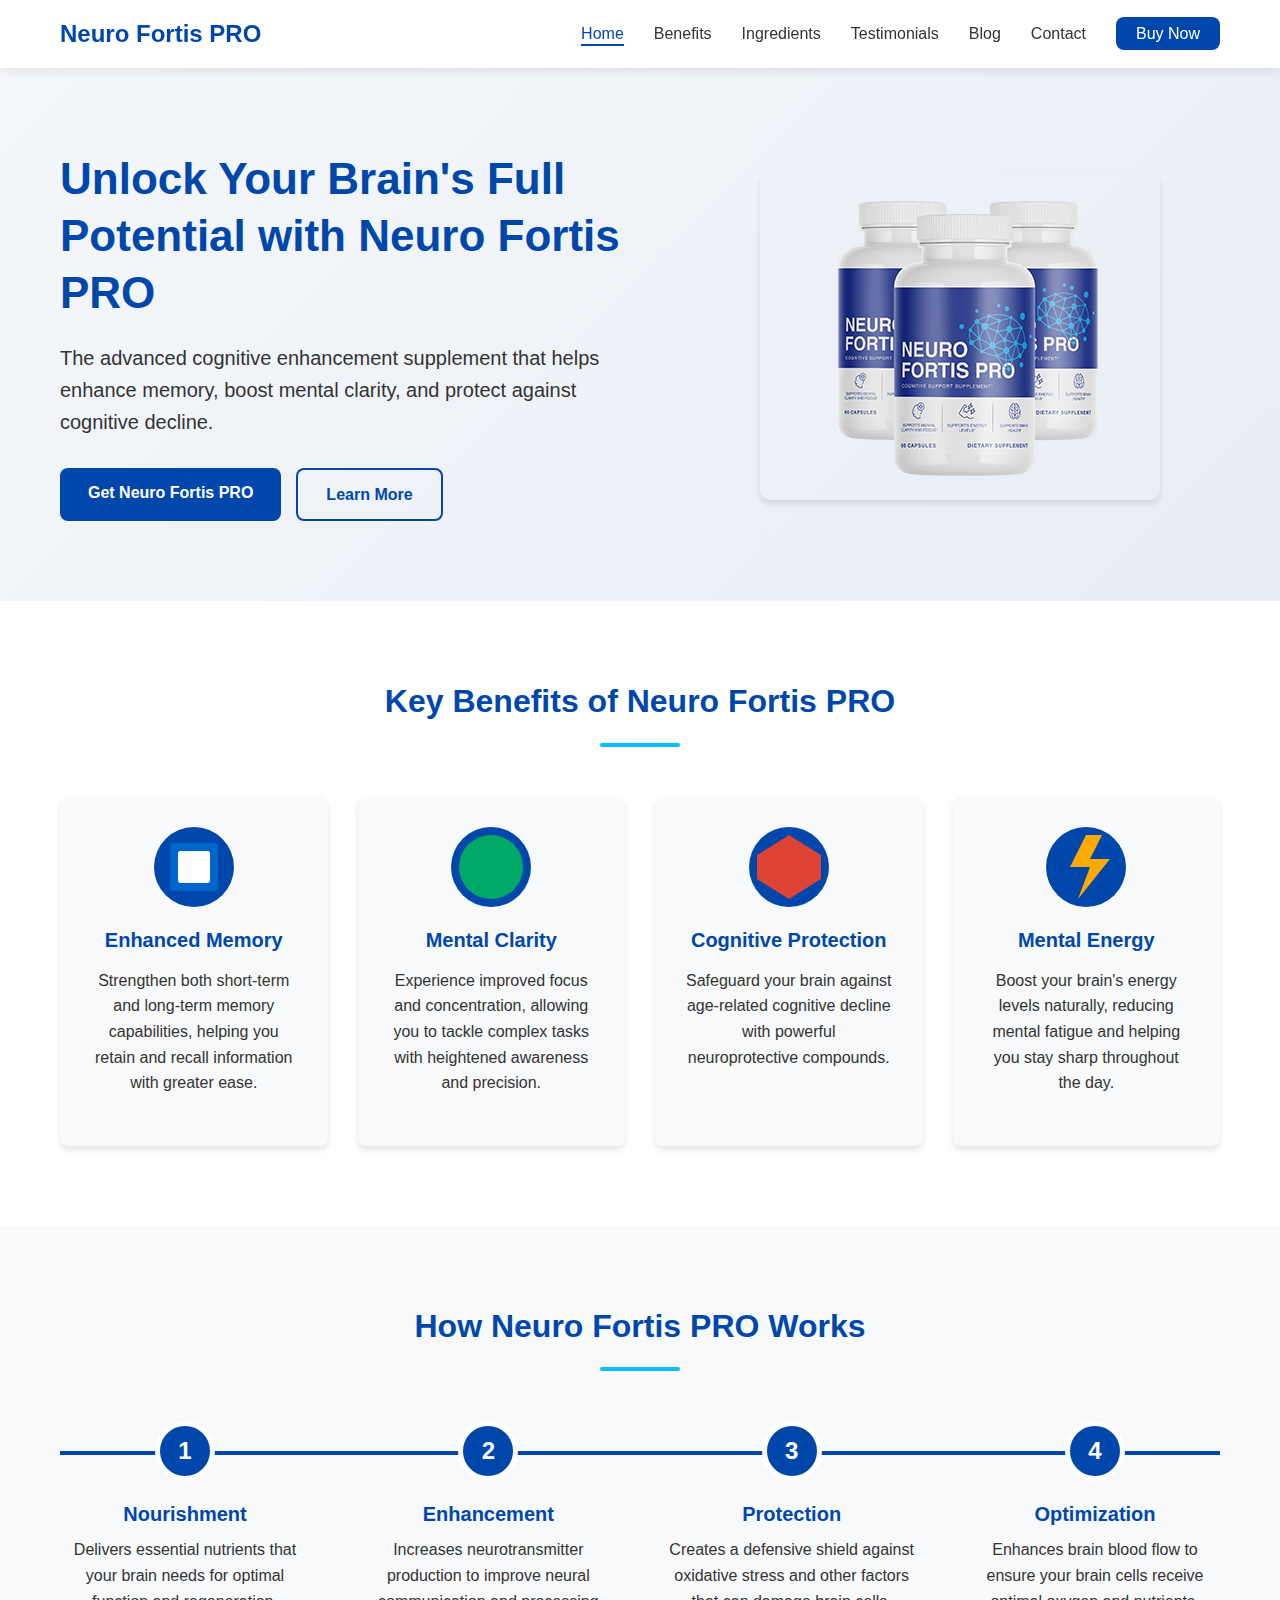
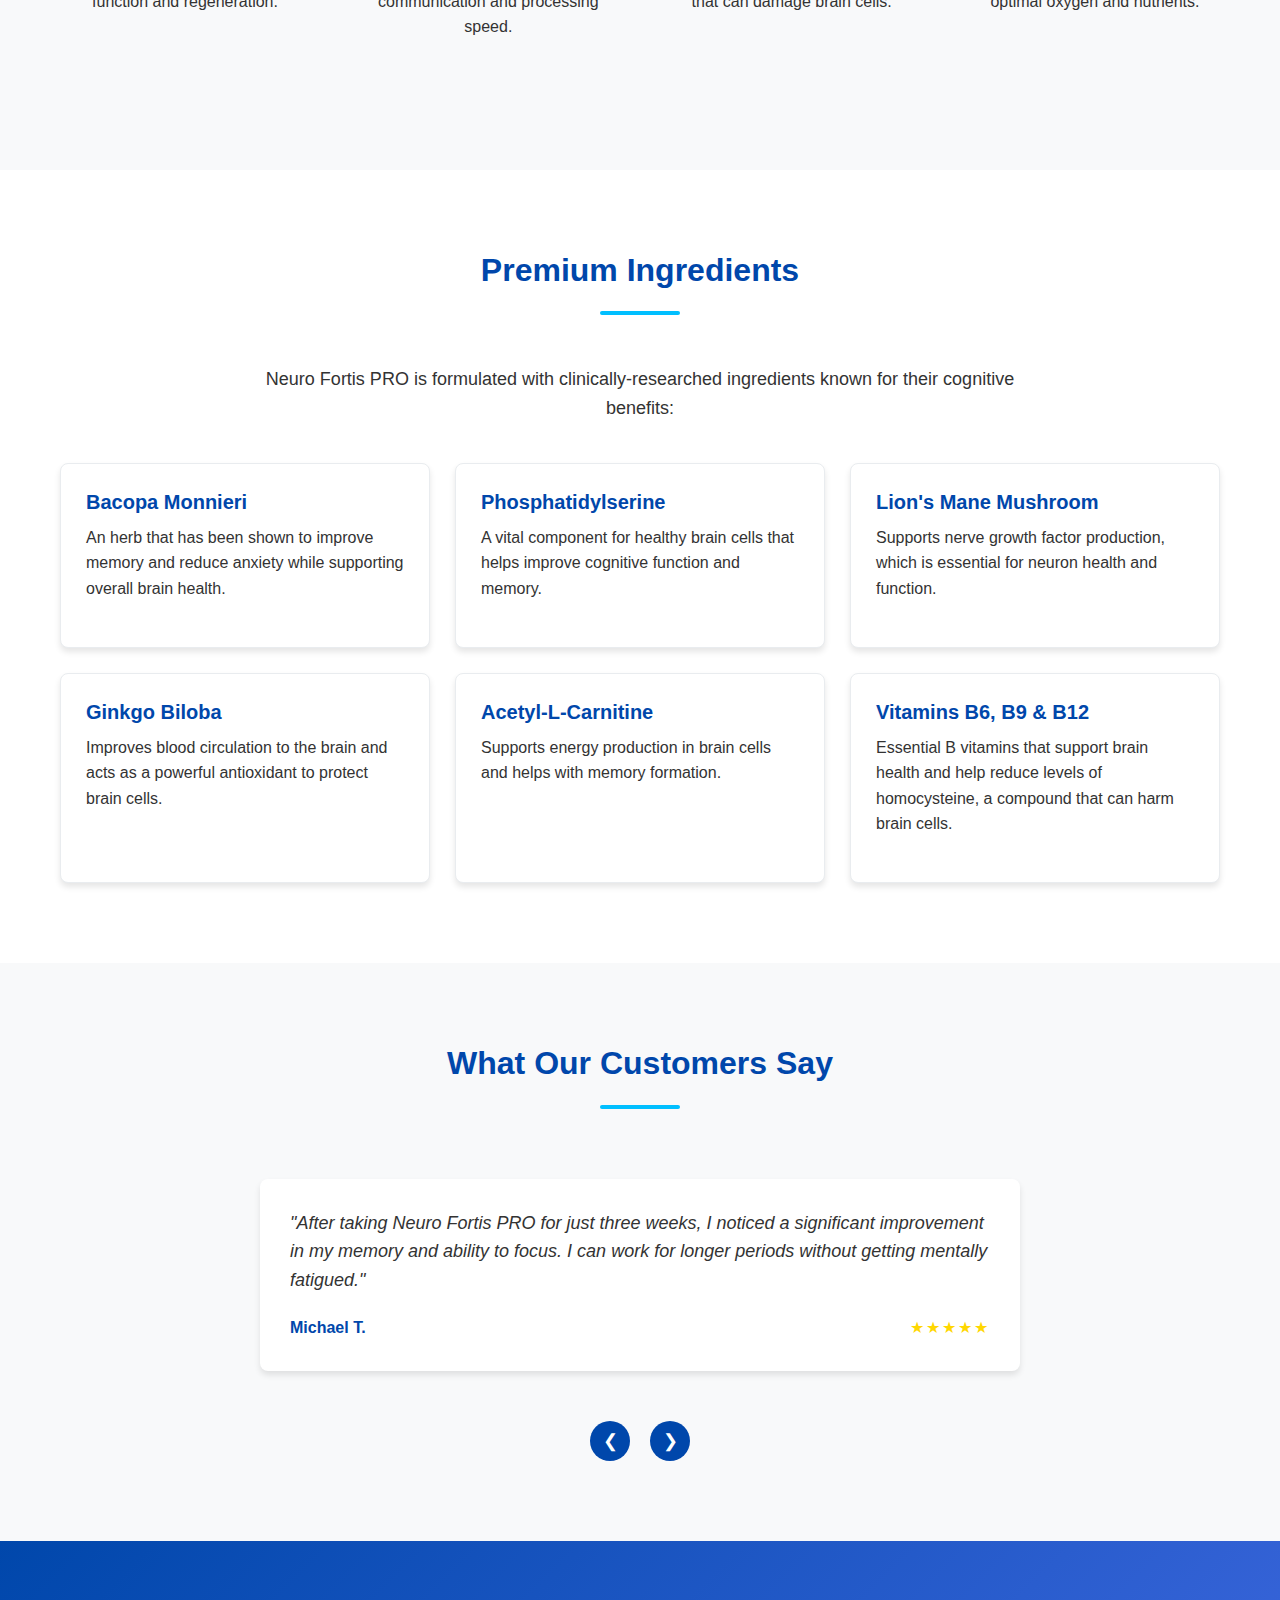
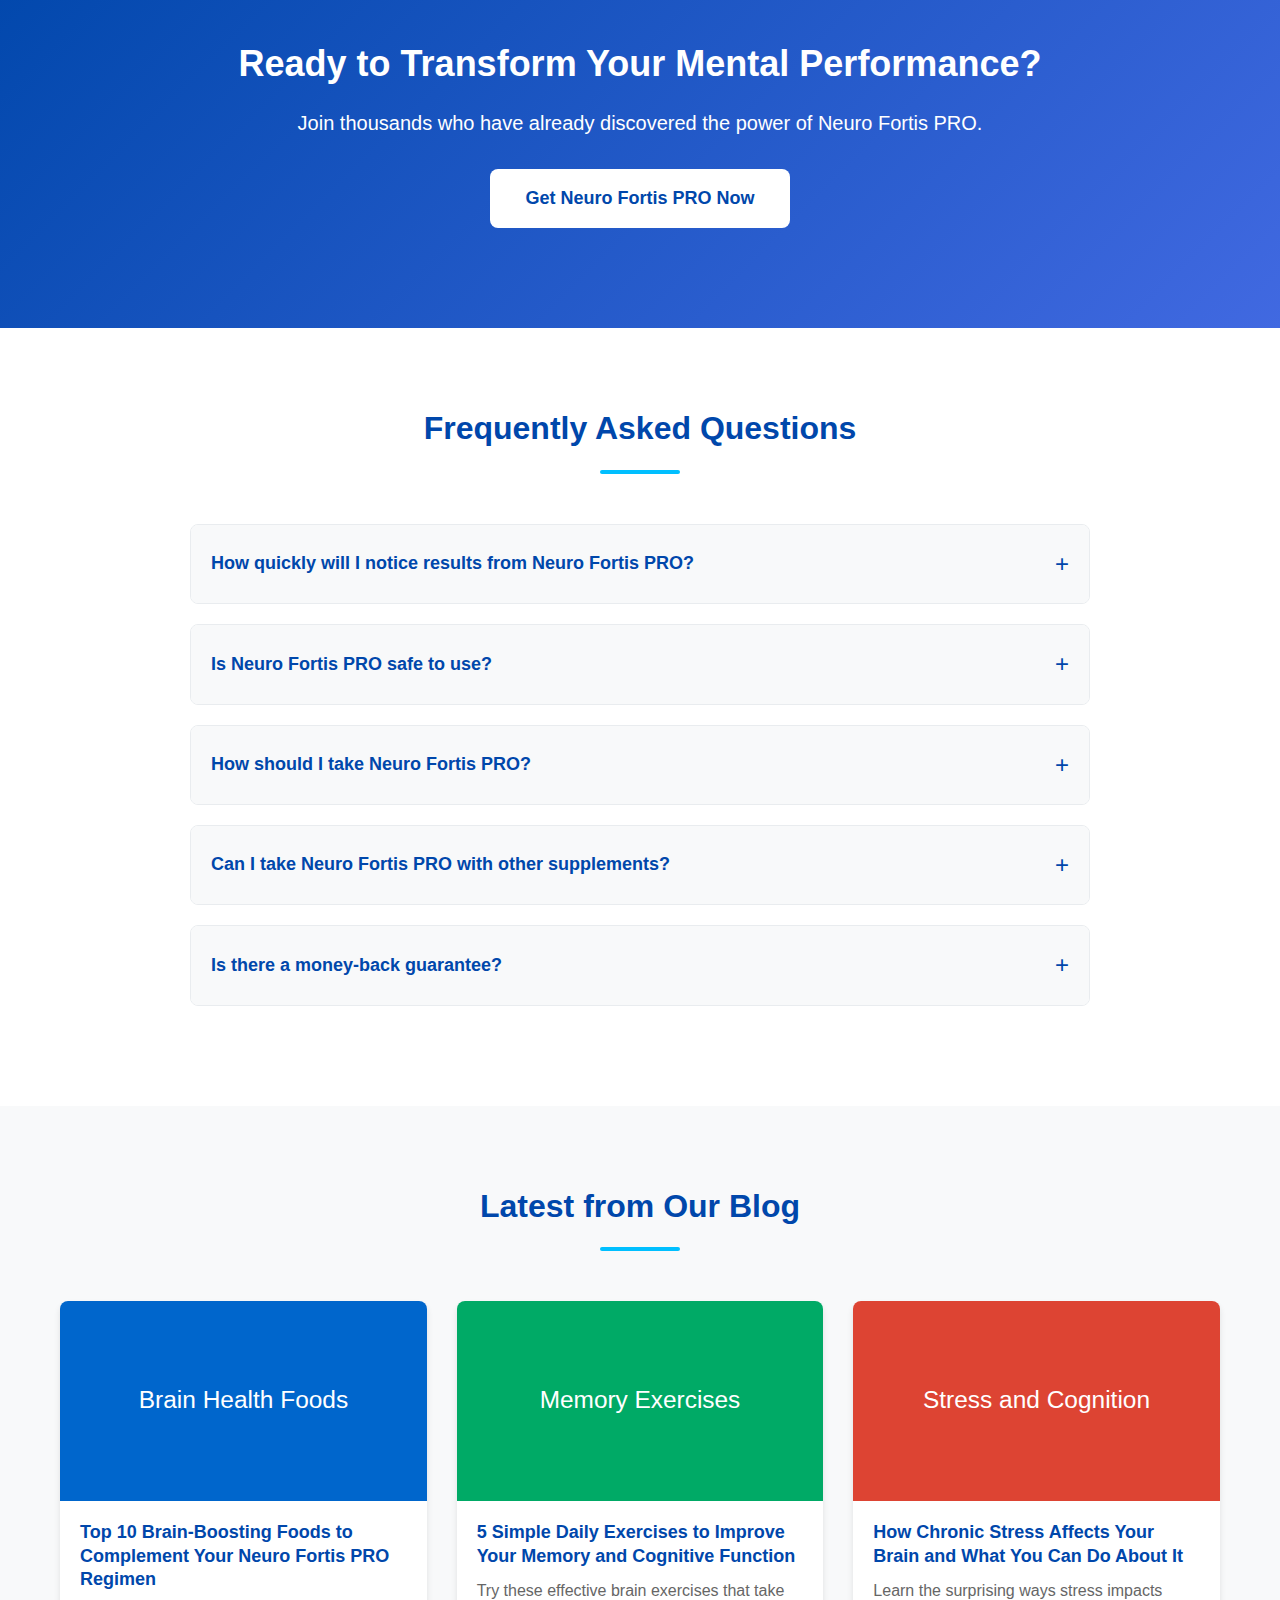
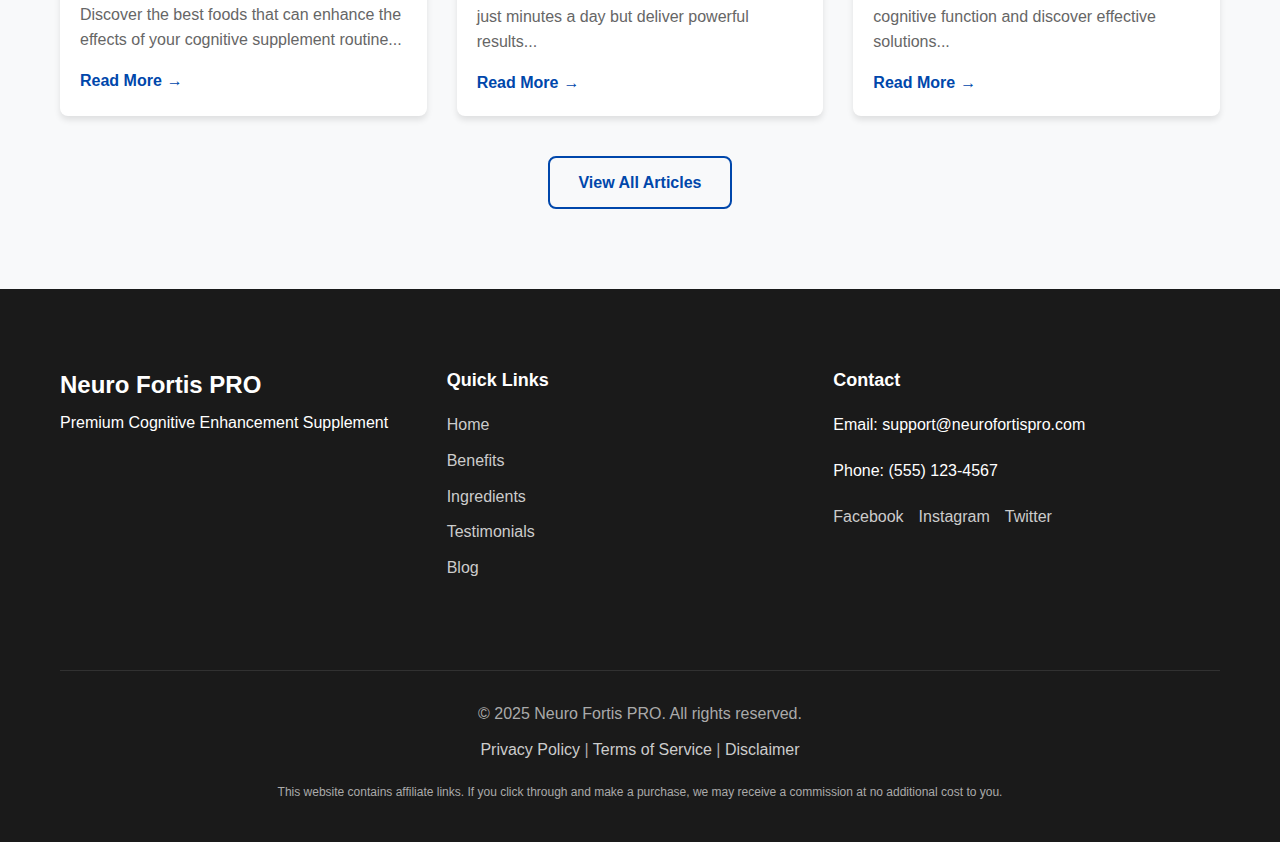
<file: index.html>
<!DOCTYPE html>
<html lang="en">
<head>
    <meta charset="UTF-8">
    <meta name="viewport" content="width=device-width, initial-scale=1.0">
    <title>Neuro Fortis PRO - Premium Cognitive Enhancement Supplement</title>
    <meta name="description" content="Neuro Fortis PRO helps enhance memory, boost mental clarity, and protect against cognitive decline. Improve your brain health naturally.">
    <meta name="keywords" content="Neuro Fortis PRO, cognitive enhancement, brain health, memory enhancement, mental clarity, focus, cognitive decline, brain supplement">
    
    <!-- Open Graph / Facebook -->
    <meta property="og:type" content="website">
    <meta property="og:url" content="https://samytores.github.io/NeuroFortisPRO/">
    <meta property="og:title" content="Neuro Fortis PRO - Premium Cognitive Enhancement Supplement">
    <meta property="og:description" content="Neuro Fortis PRO helps enhance memory, boost mental clarity, and protect against cognitive decline. Improve your brain health naturally.">
    <meta property="og:image" content="images/neuro-fortis-pro.jpg">
    
    <!-- Twitter -->
    <meta property="twitter:card" content="summary_large_image">
    <meta property="twitter:url" content="https://samytores.github.io/NeuroFortisPRO/">
    <meta property="twitter:title" content="Neuro Fortis PRO - Premium Cognitive Enhancement Supplement">
    <meta property="twitter:description" content="Neuro Fortis PRO helps enhance memory, boost mental clarity, and protect against cognitive decline. Improve your brain health naturally.">
    <meta property="twitter:image" content="images/neuro-fortis-pro.jpg">
    
    <!-- Canonical URL -->
    <link rel="canonical" href="https://samytores.github.io/NeuroFortisPRO/">
    
    <!-- CSS -->
    <link rel="stylesheet" href="css/styles.css">
    
    <!-- Structured Data -->
    <script type="application/ld+json">
    {
      "@context": "https://schema.org",
      "@type": "Product",
      "name": "Neuro Fortis PRO",
      "image": "images/neuro-fortis-pro.jpg",
      "description": "Neuro Fortis PRO helps enhance memory, boost mental clarity, and protect against cognitive decline.",
      "offers": {
        "@type": "Offer",
        "url": "https://rebrand.ly/Neuro-Fortis-PRO-Official",
        "availability": "https://schema.org/InStock"
      }
    }
    </script>
</head>
<body>
    <header class="header">
        <div class="container">
            <div class="logo-container">
                <a href="index.html" class="logo">Neuro Fortis PRO</a>
            </div>
            <nav class="nav">
                <ul class="nav-list">
                    <li class="nav-item"><a href="index.html" class="nav-link active">Home</a></li>
                    <li class="nav-item"><a href="#benefits" class="nav-link">Benefits</a></li>
                    <li class="nav-item"><a href="#ingredients" class="nav-link">Ingredients</a></li>
                    <li class="nav-item"><a href="#testimonials" class="nav-link">Testimonials</a></li>
                    <li class="nav-item"><a href="blog/index.html" class="nav-link">Blog</a></li>
                    <li class="nav-item"><a href="#contact" class="nav-link">Contact</a></li>
                    <li class="nav-item"><a href="https://rebrand.ly/Neuro-Fortis-PRO-Official" class="nav-link cta">Buy Now</a></li>
                </ul>
                <button class="hamburger">
                    <span class="hamburger-line"></span>
                    <span class="hamburger-line"></span>
                    <span class="hamburger-line"></span>
                </button>
            </nav>
        </div>
    </header>

    <section class="hero">
        <div class="container">
            <div class="hero-content">
                <h1>Unlock Your Brain's Full Potential with Neuro Fortis PRO</h1>
                <p>The advanced cognitive enhancement supplement that helps enhance memory, boost mental clarity, and protect against cognitive decline.</p>
                <div class="cta-buttons">
                    <a href="https://rebrand.ly/Neuro-Fortis-PRO-Official" class="btn btn-primary">Get Neuro Fortis PRO</a>
                    <a href="#benefits" class="btn btn-secondary">Learn More</a>
                </div>
            </div>
            <div class="hero-image">
                <img src="images/neurofortis_3_thumb.png" alt="Neuro Fortis PRO supplement bottle" class="product-image">
            </div>
        </div>
    </section>

    <section id="benefits" class="benefits">
        <div class="container">
            <h2 class="section-title">Key Benefits of Neuro Fortis PRO</h2>
            <div class="benefits-grid">
                <div class="benefit-card">
                    <div class="benefit-icon">
                        <svg width="100px" height="100px" viewBox="0 0 100 100" xmlns="http://www.w3.org/2000/svg">
                            <rect x="20" y="20" width="60" height="60" rx="5" fill="#0066CC"/>
                            <rect x="30" y="30" width="40" height="40" rx="3" fill="white"/>
                        </svg>
                    </div>
                    <h3>Enhanced Memory</h3>
                    <p>Strengthen both short-term and long-term memory capabilities, helping you retain and recall information with greater ease.</p>
                </div>
                <div class="benefit-card">
                    <div class="benefit-icon">
                        <svg width="100px" height="100px" viewBox="0 0 100 100" xmlns="http://www.w3.org/2000/svg">
                            <circle cx="50" cy="50" r="40" fill="#00AA66"/>
                        </svg>
                    </div>
                    <h3>Mental Clarity</h3>
                    <p>Experience improved focus and concentration, allowing you to tackle complex tasks with heightened awareness and precision.</p>
                </div>
                <div class="benefit-card">
                    <div class="benefit-icon">
                        <svg width="100px" height="100px" viewBox="0 0 100 100" xmlns="http://www.w3.org/2000/svg">
                            <path d="M50,10 L90,35 L90,65 L50,90 L10,65 L10,35 Z" fill="#DD4433"/>
                        </svg>
                    </div>
                    <h3>Cognitive Protection</h3>
                    <p>Safeguard your brain against age-related cognitive decline with powerful neuroprotective compounds.</p>
                </div>
                <div class="benefit-card">
                    <div class="benefit-icon">
                        <svg width="100px" height="100px" viewBox="0 0 100 100" xmlns="http://www.w3.org/2000/svg">
                            <polygon points="50,10 30,50 55,50 40,90 80,40 55,40 70,10" fill="#FFAA00"/>
                        </svg>
                    </div>
                    <h3>Mental Energy</h3>
                    <p>Boost your brain's energy levels naturally, reducing mental fatigue and helping you stay sharp throughout the day.</p>
                </div>
            </div>
        </div>
    </section>

    <section id="how-it-works" class="how-it-works">
        <div class="container">
            <h2 class="section-title">How Neuro Fortis PRO Works</h2>
            <div class="timeline">
                <div class="timeline-item">
                    <div class="timeline-number">1</div>
                    <h3>Nourishment</h3>
                    <p>Delivers essential nutrients that your brain needs for optimal function and regeneration.</p>
                </div>
                <div class="timeline-item">
                    <div class="timeline-number">2</div>
                    <h3>Enhancement</h3>
                    <p>Increases neurotransmitter production to improve neural communication and processing speed.</p>
                </div>
                <div class="timeline-item">
                    <div class="timeline-number">3</div>
                    <h3>Protection</h3>
                    <p>Creates a defensive shield against oxidative stress and other factors that can damage brain cells.</p>
                </div>
                <div class="timeline-item">
                    <div class="timeline-number">4</div>
                    <h3>Optimization</h3>
                    <p>Enhances brain blood flow to ensure your brain cells receive optimal oxygen and nutrients.</p>
                </div>
            </div>
        </div>
    </section>

    <section id="ingredients" class="ingredients">
        <div class="container">
            <h2 class="section-title">Premium Ingredients</h2>
            <p class="section-description">Neuro Fortis PRO is formulated with clinically-researched ingredients known for their cognitive benefits:</p>
            <div class="ingredients-grid">
                <div class="ingredient-card">
                    <h3>Bacopa Monnieri</h3>
                    <p>An herb that has been shown to improve memory and reduce anxiety while supporting overall brain health.</p>
                </div>
                <div class="ingredient-card">
                    <h3>Phosphatidylserine</h3>
                    <p>A vital component for healthy brain cells that helps improve cognitive function and memory.</p>
                </div>
                <div class="ingredient-card">
                    <h3>Lion's Mane Mushroom</h3>
                    <p>Supports nerve growth factor production, which is essential for neuron health and function.</p>
                </div>
                <div class="ingredient-card">
                    <h3>Ginkgo Biloba</h3>
                    <p>Improves blood circulation to the brain and acts as a powerful antioxidant to protect brain cells.</p>
                </div>
                <div class="ingredient-card">
                    <h3>Acetyl-L-Carnitine</h3>
                    <p>Supports energy production in brain cells and helps with memory formation.</p>
                </div>
                <div class="ingredient-card">
                    <h3>Vitamins B6, B9 & B12</h3>
                    <p>Essential B vitamins that support brain health and help reduce levels of homocysteine, a compound that can harm brain cells.</p>
                </div>
            </div>
        </div>
    </section>

    <section id="testimonials" class="testimonials">
        <div class="container">
            <h2 class="section-title">What Our Customers Say</h2>
            <div class="testimonial-slider">
                <div class="testimonial-slide">
                    <div class="testimonial-content">
                        <p>"After taking Neuro Fortis PRO for just three weeks, I noticed a significant improvement in my memory and ability to focus. I can work for longer periods without getting mentally fatigued."</p>
                        <div class="testimonial-author">
                            <div class="testimonial-name">Michael T.</div>
                            <div class="testimonial-stars">★★★★★</div>
                        </div>
                    </div>
                </div>
                <div class="testimonial-slide">
                    <div class="testimonial-content">
                        <p>"As someone in my 60s, I was concerned about my declining memory. Neuro Fortis PRO has given me back my confidence. I remember things more clearly and feel more alert throughout the day."</p>
                        <div class="testimonial-author">
                            <div class="testimonial-name">Sarah J.</div>
                            <div class="testimonial-stars">★★★★★</div>
                        </div>
                    </div>
                </div>
                <div class="testimonial-slide">
                    <div class="testimonial-content">
                        <p>"I'm a graduate student with a heavy courseload. Neuro Fortis PRO has been a game-changer for my study sessions. My comprehension and retention have improved dramatically!"</p>
                        <div class="testimonial-author">
                            <div class="testimonial-name">David R.</div>
                            <div class="testimonial-stars">★★★★★</div>
                        </div>
                    </div>
                </div>
            </div>
            <div class="testimonial-controls">
                <button class="testimonial-prev">&#10094;</button>
                <button class="testimonial-next">&#10095;</button>
            </div>
        </div>
    </section>

    <section class="cta-section">
        <div class="container">
            <div class="cta-content">
                <h2>Ready to Transform Your Mental Performance?</h2>
                <p>Join thousands who have already discovered the power of Neuro Fortis PRO.</p>
                <a href="https://rebrand.ly/Neuro-Fortis-PRO-Official" class="btn btn-large">Get Neuro Fortis PRO Now</a>
            </div>
        </div>
    </section>

    <section class="faq">
        <div class="container">
            <h2 class="section-title">Frequently Asked Questions</h2>
            <div class="faq-list">
                <div class="faq-item">
                    <div class="faq-question">
                        <h3>How quickly will I notice results from Neuro Fortis PRO?</h3>
                        <span class="faq-toggle">+</span>
                    </div>
                    <div class="faq-answer">
                        <p>Many users report feeling improvements in mental clarity and focus within the first few days of use. However, the full cognitive benefits typically develop over 2-4 weeks of consistent use as the nutrients accumulate in your system.</p>
                    </div>
                </div>
                <div class="faq-item">
                    <div class="faq-question">
                        <h3>Is Neuro Fortis PRO safe to use?</h3>
                        <span class="faq-toggle">+</span>
                    </div>
                    <div class="faq-answer">
                        <p>Neuro Fortis PRO is formulated with natural ingredients that have been extensively researched for their safety. However, as with any supplement, it's recommended to consult with your healthcare provider before starting, especially if you have existing health conditions or are taking medications.</p>
                    </div>
                </div>
                <div class="faq-item">
                    <div class="faq-question">
                        <h3>How should I take Neuro Fortis PRO?</h3>
                        <span class="faq-toggle">+</span>
                    </div>
                    <div class="faq-answer">
                        <p>The recommended dosage is two capsules daily, preferably with a meal. Consistent daily use is important for optimal results.</p>
                    </div>
                </div>
                <div class="faq-item">
                    <div class="faq-question">
                        <h3>Can I take Neuro Fortis PRO with other supplements?</h3>
                        <span class="faq-toggle">+</span>
                    </div>
                    <div class="faq-answer">
                        <p>Neuro Fortis PRO can generally be taken alongside other supplements. However, it's always best to check with your healthcare provider, especially if you're taking multiple supplements or medications.</p>
                    </div>
                </div>
                <div class="faq-item">
                    <div class="faq-question">
                        <h3>Is there a money-back guarantee?</h3>
                        <span class="faq-toggle">+</span>
                    </div>
                    <div class="faq-answer">
                        <p>Yes, Neuro Fortis PRO comes with a satisfaction guarantee. If you're not satisfied with your results, you can contact the customer service team for a refund according to their return policy.</p>
                    </div>
                </div>
            </div>
        </div>
    </section>

    <section id="blog-preview" class="blog-preview">
        <div class="container">
            <h2 class="section-title">Latest from Our Blog</h2>
            <div class="blog-cards">
                <div class="blog-card">
                <div class="blog-image">
                        <img src="images/blog-1.svg" alt="Brain health foods">
                    </div>
                    <div class="blog-content">
                        <h3>Top 10 Brain-Boosting Foods to Complement Your Neuro Fortis PRO Regimen</h3>
                        <p>Discover the best foods that can enhance the effects of your cognitive supplement routine...</p>
                        <a href="blog/brain-boosting-foods.html" class="read-more">Read More</a>
                    </div>
                </div>
                <div class="blog-card">
                <div class="blog-image">
                        <img src="images/blog-2.svg" alt="Memory exercises">
                    </div>
                    <div class="blog-content">
                        <h3>5 Simple Daily Exercises to Improve Your Memory and Cognitive Function</h3>
                        <p>Try these effective brain exercises that take just minutes a day but deliver powerful results...</p>
                        <a href="blog/memory-exercises.html" class="read-more">Read More</a>
                    </div>
                </div>
                <div class="blog-card">
                <div class="blog-image">
                        <img src="images/blog-3.svg" alt="Stress and cognition">
                    </div>
                    <div class="blog-content">
                        <h3>How Chronic Stress Affects Your Brain and What You Can Do About It</h3>
                        <p>Learn the surprising ways stress impacts cognitive function and discover effective solutions...</p>
                        <a href="blog/stress-and-cognition.html" class="read-more">Read More</a>
                    </div>
                </div>
            </div>
            <div class="blog-cta">
                <a href="blog/index.html" class="btn btn-secondary">View All Articles</a>
            </div>
        </div>
    </section>

    <footer id="contact" class="footer">
        <div class="container">
            <div class="footer-content">
                <div class="footer-logo">
                    <h3>Neuro Fortis PRO</h3>
                    <p>Premium Cognitive Enhancement Supplement</p>
                </div>
                <div class="footer-links">
                    <h4>Quick Links</h4>
                    <ul>
                        <li><a href="index.html">Home</a></li>
                        <li><a href="#benefits">Benefits</a></li>
                        <li><a href="#ingredients">Ingredients</a></li>
                        <li><a href="#testimonials">Testimonials</a></li>
                        <li><a href="blog/index.html">Blog</a></li>
                    </ul>
                </div>
                <div class="footer-contact">
                    <h4>Contact</h4>
                    <p>Email: support@neurofortispro.com</p>
                    <p>Phone: (555) 123-4567</p>
                    <div class="social-links">
                        <a href="#" class="social-link">Facebook</a>
                        <a href="#" class="social-link">Instagram</a>
                        <a href="#" class="social-link">Twitter</a>
                    </div>
                </div>
            </div>
            <div class="footer-bottom">
                <p>&copy; 2025 Neuro Fortis PRO. All rights reserved.</p>
                <p>
                    <a href="#">Privacy Policy</a> | 
                    <a href="#">Terms of Service</a> | 
                    <a href="#">Disclaimer</a>
                </p>
                <p class="affiliate-disclaimer">This website contains affiliate links. If you click through and make a purchase, we may receive a commission at no additional cost to you.</p>
            </div>
        </div>
    </footer>

    <script src="js/main.js"></script>
</body>
</html>
</file>
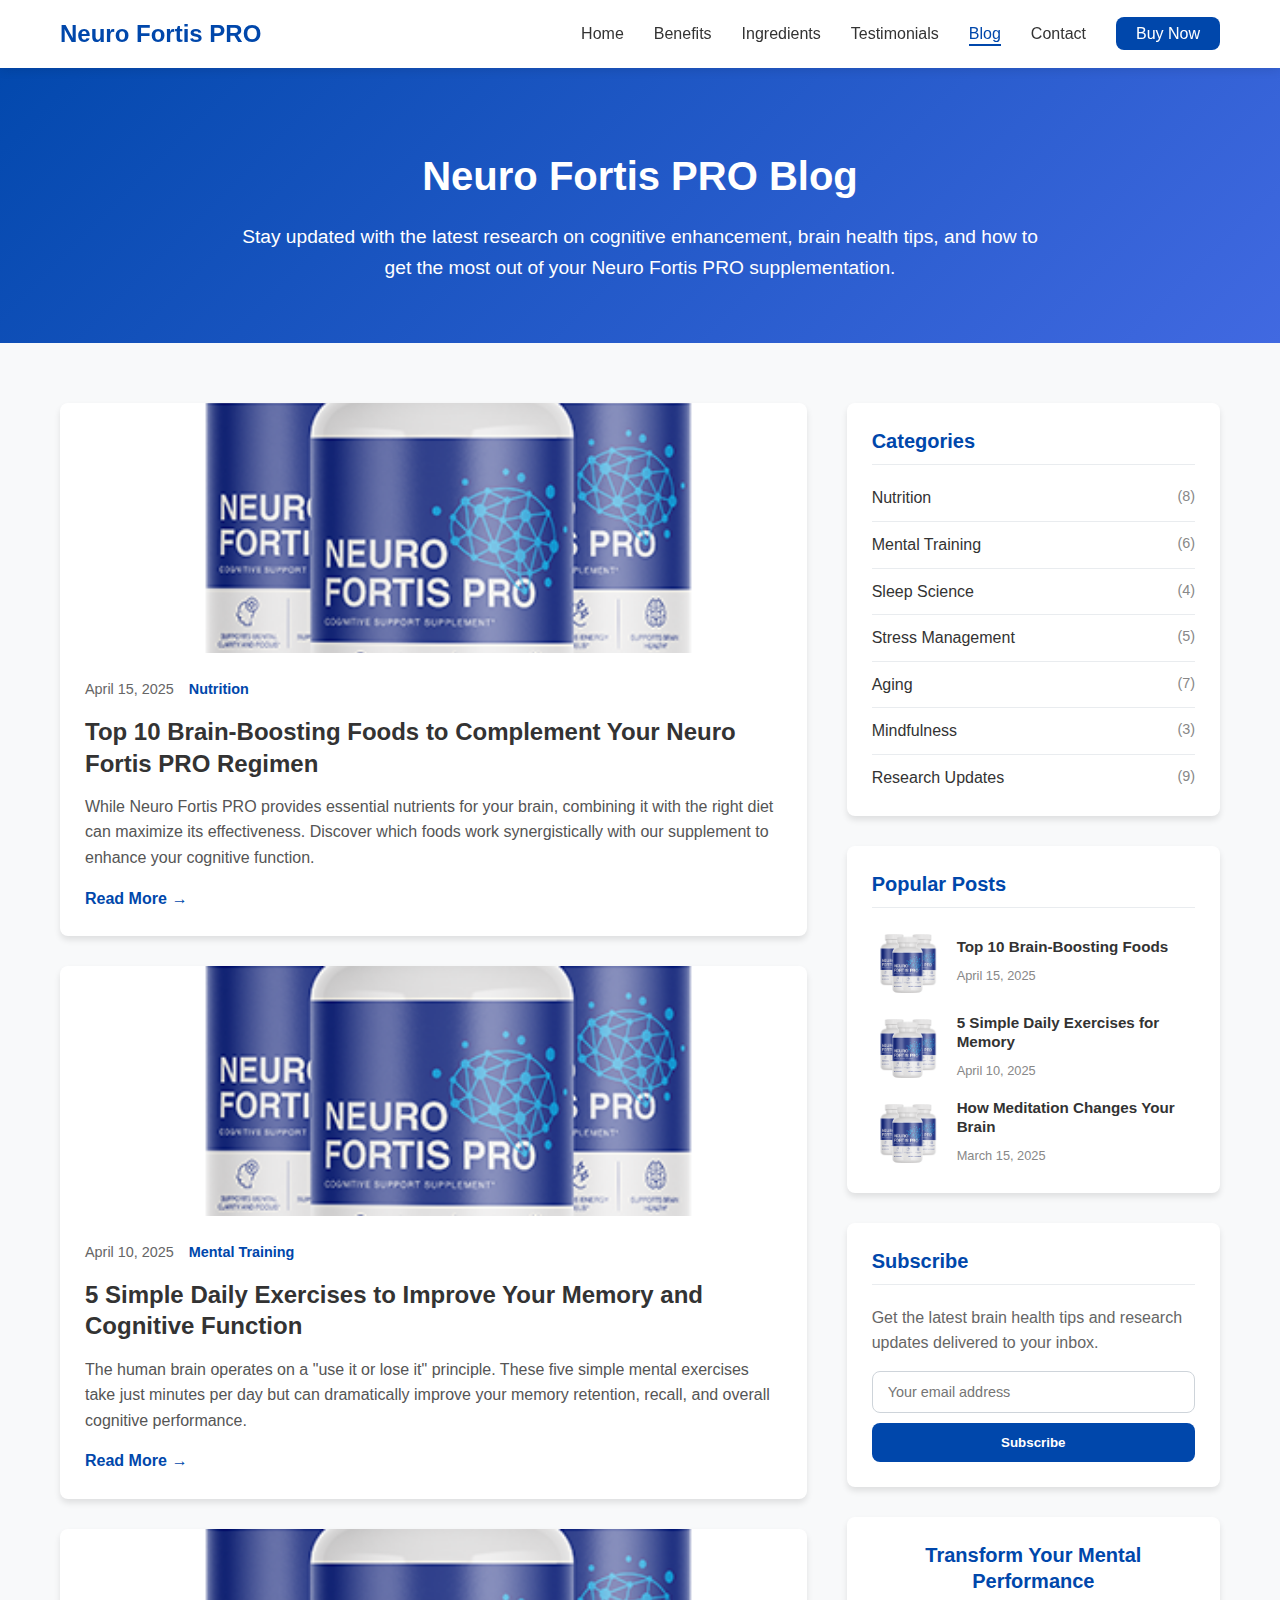
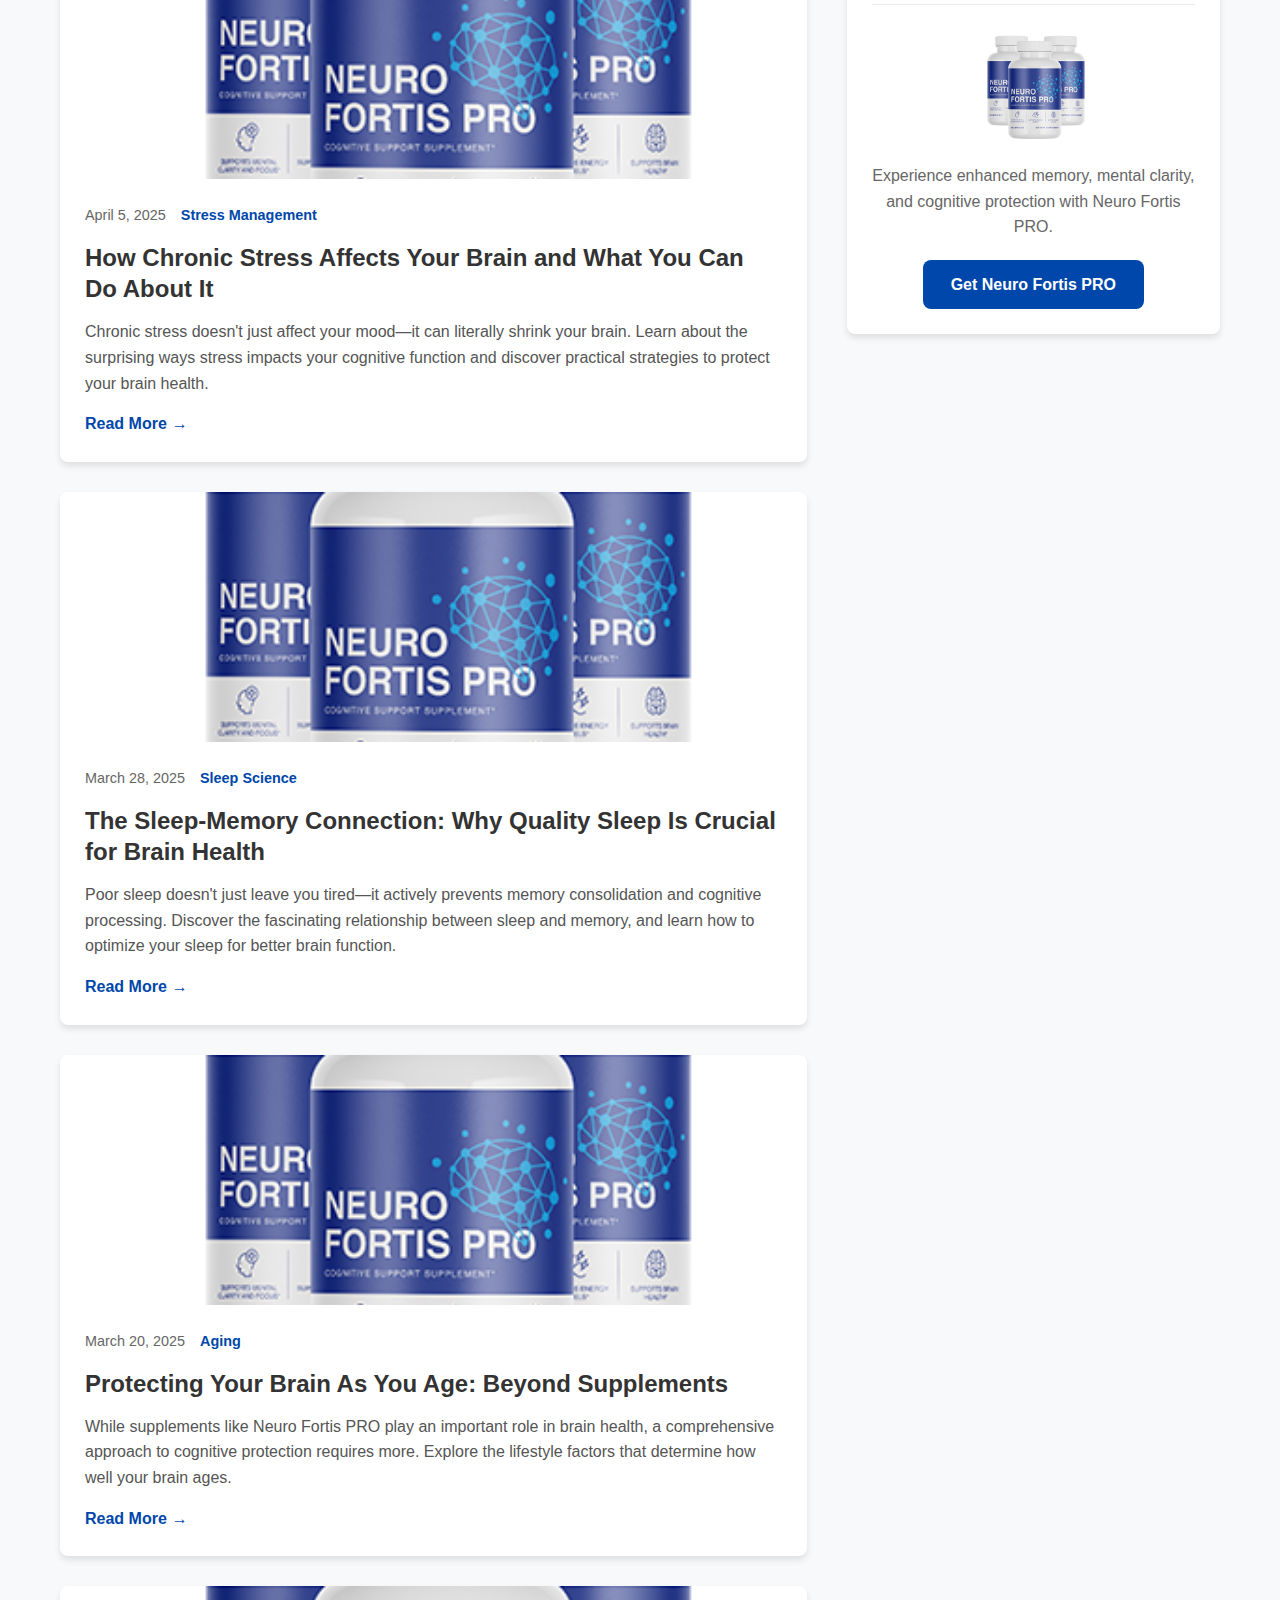
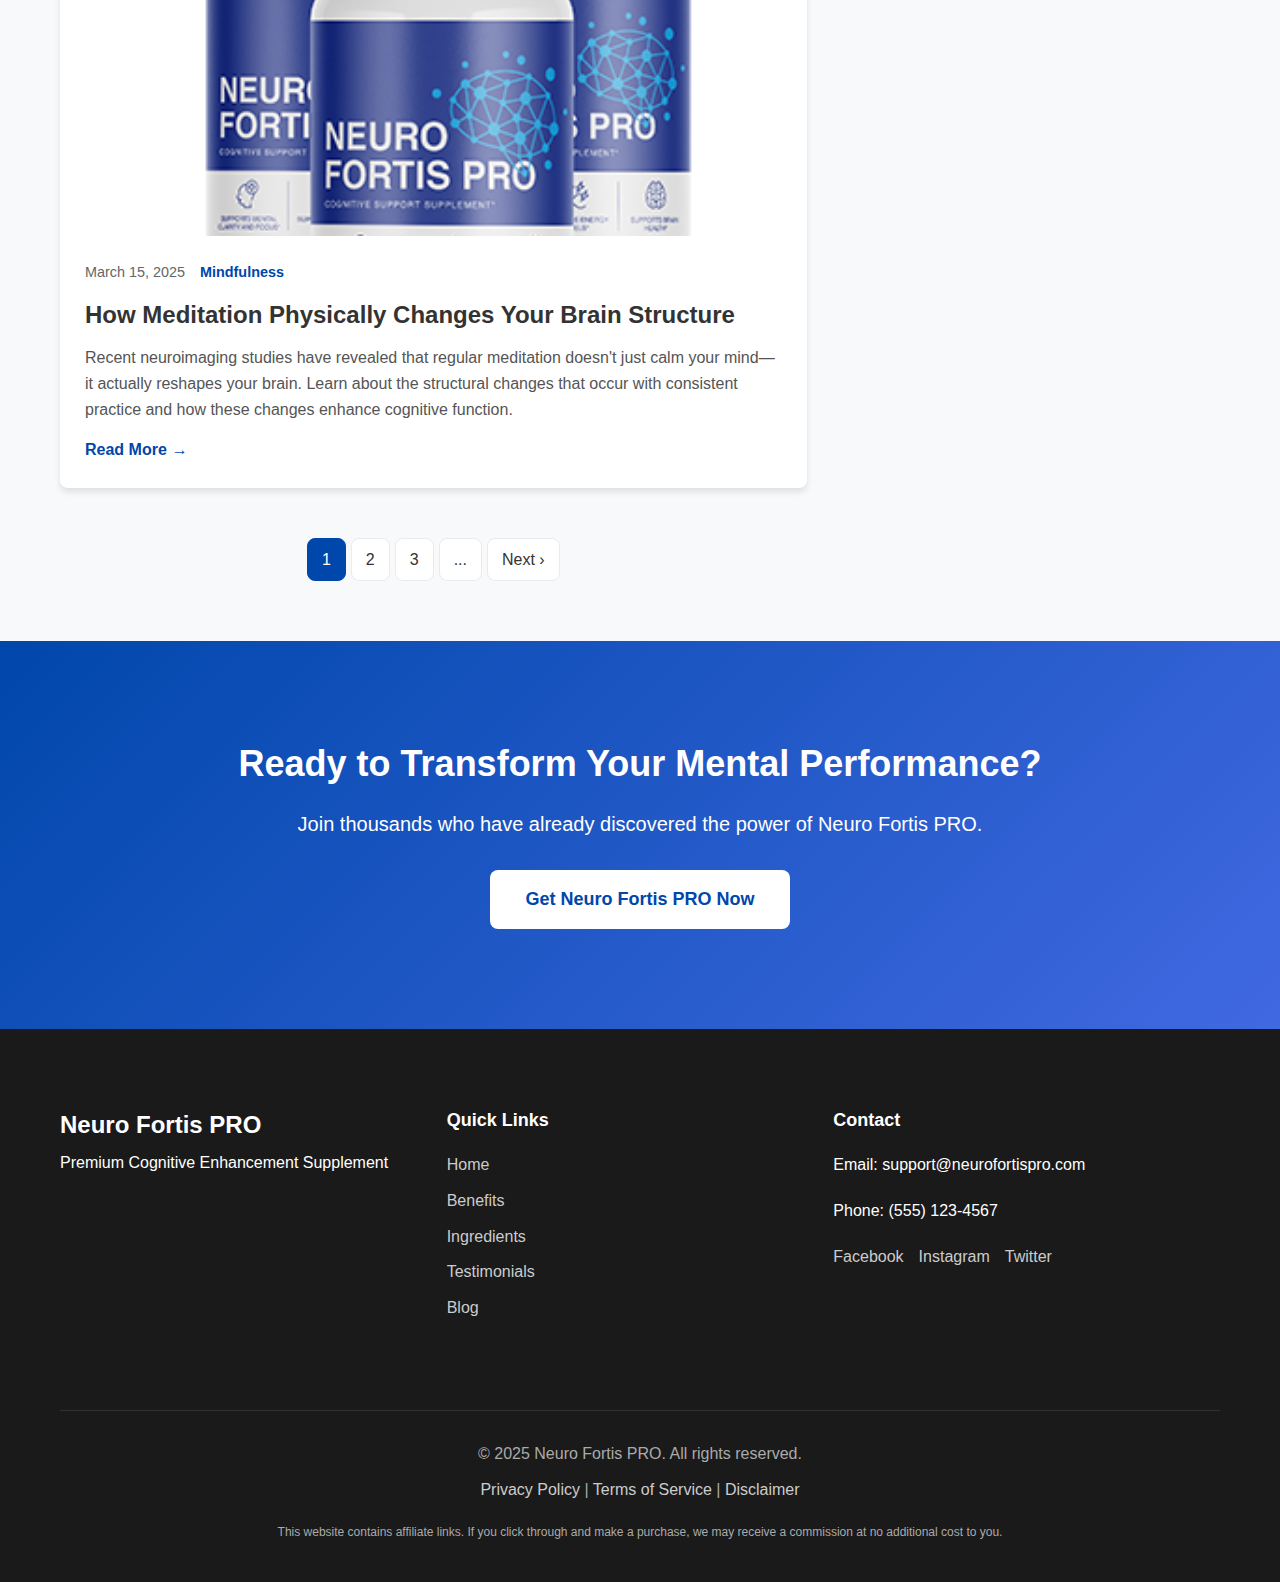
<file: blog/index.html>
<!DOCTYPE html>
<html lang="en">
<head>
    <meta charset="UTF-8">
    <meta name="viewport" content="width=device-width, initial-scale=1.0">
    <title>Neuro Fortis PRO Blog - Latest News & Brain Health Tips</title>
    <meta name="description" content="Stay updated with the latest research on cognitive enhancement, brain health tips, and how to get the most out of your Neuro Fortis PRO supplementation.">
    <meta name="keywords" content="brain health, cognitive enhancement, Neuro Fortis PRO, memory improvement, mental clarity, focus, cognitive decline, brain supplement">
    
    <!-- Open Graph / Facebook -->
    <meta property="og:type" content="website">
    <meta property="og:url" content="https://samytores.github.io/NeuroFortisPRO/blog/">
    <meta property="og:title" content="Neuro Fortis PRO Blog - Latest News & Brain Health Tips">
    <meta property="og:description" content="Stay updated with the latest research on cognitive enhancement, brain health tips, and how to get the most out of your Neuro Fortis PRO supplementation.">
    <meta property="og:image" content="../images/neuro-fortis-pro.jpg">
    
    <!-- Twitter -->
    <meta property="twitter:card" content="summary_large_image">
    <meta property="twitter:url" content="https://samytores.github.io/NeuroFortisPRO/blog/">
    <meta property="twitter:title" content="Neuro Fortis PRO Blog - Latest News & Brain Health Tips">
    <meta property="twitter:description" content="Stay updated with the latest research on cognitive enhancement, brain health tips, and how to get the most out of your Neuro Fortis PRO supplementation.">
    <meta property="twitter:image" content="../images/neuro-fortis-pro.jpg">
    
    <!-- Canonical URL -->
    <link rel="canonical" href="https://samytores.github.io/NeuroFortisPRO/blog/">
    
    <!-- Favicon -->
    <link rel="icon" href="../essential/brain-icon.svg" type="image/svg+xml">
    
    <!-- CSS -->
    <link rel="stylesheet" href="../css/styles.css">
    <link rel="stylesheet" href="../css/blog.css">
</head>
<body>
    <header class="header">
        <div class="container">
            <div class="logo-container">
                <a href="../index.html" class="logo">Neuro Fortis PRO</a>
            </div>
            <nav class="nav">
                <ul class="nav-list">
                    <li class="nav-item"><a href="../index.html" class="nav-link">Home</a></li>
                    <li class="nav-item"><a href="../index.html#benefits" class="nav-link">Benefits</a></li>
                    <li class="nav-item"><a href="../index.html#ingredients" class="nav-link">Ingredients</a></li>
                    <li class="nav-item"><a href="../index.html#testimonials" class="nav-link">Testimonials</a></li>
                    <li class="nav-item"><a href="index.html" class="nav-link active">Blog</a></li>
                    <li class="nav-item"><a href="../index.html#contact" class="nav-link">Contact</a></li>
                    <li class="nav-item"><a href="https://rebrand.ly/Neuro-Fortis-PRO-Official" class="nav-link cta">Buy Now</a></li>
                </ul>
                <button class="hamburger">
                    <span class="hamburger-line"></span>
                    <span class="hamburger-line"></span>
                    <span class="hamburger-line"></span>
                </button>
            </nav>
        </div>
    </header>

    <section class="blog-hero">
        <div class="container">
            <h1>Neuro Fortis PRO Blog</h1>
            <p>Stay updated with the latest research on cognitive enhancement, brain health tips, and how to get the most out of your Neuro Fortis PRO supplementation.</p>
        </div>
    </section>

    <section class="blog-content">
        <div class="container">
            <div class="blog-grid">
                <main class="blog-main">
                    <article class="blog-article">
                        <div class="blog-image">
                            <img src="../images/neurofortis_3_thumb.png" alt="Brain health foods">
                        </div>
                        <div class="blog-text">
                            <div class="blog-meta">
                                <span class="blog-date">April 15, 2025</span>
                                <span class="blog-category">Nutrition</span>
                            </div>
                            <h2><a href="brain-boosting-foods.html">Top 10 Brain-Boosting Foods to Complement Your Neuro Fortis PRO Regimen</a></h2>
                            <p>While Neuro Fortis PRO provides essential nutrients for your brain, combining it with the right diet can maximize its effectiveness. Discover which foods work synergistically with our supplement to enhance your cognitive function.</p>
                            <a href="brain-boosting-foods.html" class="read-more">Read More</a>
                        </div>
                    </article>
                    
                    <article class="blog-article">
                        <div class="blog-image">
                            <img src="../images/neurofortis_3_thumb.png" alt="Memory exercises">
                        </div>
                        <div class="blog-text">
                            <div class="blog-meta">
                                <span class="blog-date">April 10, 2025</span>
                                <span class="blog-category">Mental Training</span>
                            </div>
                            <h2><a href="memory-exercises.html">5 Simple Daily Exercises to Improve Your Memory and Cognitive Function</a></h2>
                            <p>The human brain operates on a "use it or lose it" principle. These five simple mental exercises take just minutes per day but can dramatically improve your memory retention, recall, and overall cognitive performance.</p>
                            <a href="memory-exercises.html" class="read-more">Read More</a>
                        </div>
                    </article>
                    
                    <article class="blog-article">
                        <div class="blog-image">
                            <img src="../images/neurofortis_3_thumb.png" alt="Stress and cognition">
                        </div>
                        <div class="blog-text">
                            <div class="blog-meta">
                                <span class="blog-date">April 5, 2025</span>
                                <span class="blog-category">Stress Management</span>
                            </div>
                            <h2><a href="stress-and-cognition.html">How Chronic Stress Affects Your Brain and What You Can Do About It</a></h2>
                            <p>Chronic stress doesn't just affect your mood—it can literally shrink your brain. Learn about the surprising ways stress impacts your cognitive function and discover practical strategies to protect your brain health.</p>
                            <a href="stress-and-cognition.html" class="read-more">Read More</a>
                        </div>
                    </article>
                    
                    <article class="blog-article">
                        <div class="blog-image">
                            <img src="../images/neurofortis_3_thumb.png" alt="Sleep and memory">
                        </div>
                        <div class="blog-text">
                            <div class="blog-meta">
                                <span class="blog-date">March 28, 2025</span>
                                <span class="blog-category">Sleep Science</span>
                            </div>
                            <h2><a href="sleep-memory-connection.html">The Sleep-Memory Connection: Why Quality Sleep Is Crucial for Brain Health</a></h2>
                            <p>Poor sleep doesn't just leave you tired—it actively prevents memory consolidation and cognitive processing. Discover the fascinating relationship between sleep and memory, and learn how to optimize your sleep for better brain function.</p>
                            <a href="sleep-memory-connection.html" class="read-more">Read More</a>
                        </div>
                    </article>
                    
                    <article class="blog-article">
                        <div class="blog-image">
                            <img src="../images/neurofortis_3_thumb.png" alt="Aging brain">
                        </div>
                        <div class="blog-text">
                            <div class="blog-meta">
                                <span class="blog-date">March 20, 2025</span>
                                <span class="blog-category">Aging</span>
                            </div>
                            <h2><a href="brain-aging-protection.html">Protecting Your Brain As You Age: Beyond Supplements</a></h2>
                            <p>While supplements like Neuro Fortis PRO play an important role in brain health, a comprehensive approach to cognitive protection requires more. Explore the lifestyle factors that determine how well your brain ages.</p>
                            <a href="brain-aging-protection.html" class="read-more">Read More</a>
                        </div>
                    </article>
                    
                    <article class="blog-article">
                        <div class="blog-image">
                            <img src="../images/neurofortis_3_thumb.png" alt="Meditation brain">
                        </div>
                        <div class="blog-text">
                            <div class="blog-meta">
                                <span class="blog-date">March 15, 2025</span>
                                <span class="blog-category">Mindfulness</span>
                            </div>
                            <h2><a href="meditation-brain-benefits.html">How Meditation Physically Changes Your Brain Structure</a></h2>
                            <p>Recent neuroimaging studies have revealed that regular meditation doesn't just calm your mind—it actually reshapes your brain. Learn about the structural changes that occur with consistent practice and how these changes enhance cognitive function.</p>
                            <a href="meditation-brain-benefits.html" class="read-more">Read More</a>
                        </div>
                    </article>
                    
                    <div class="pagination">
                        <a href="#" class="active">1</a>
                        <a href="#">2</a>
                        <a href="#">3</a>
                        <span>...</span>
                        <a href="#">Next ›</a>
                    </div>
                </main>
                
                <aside class="blog-sidebar">
                    <div class="sidebar-widget">
                        <h3>Categories</h3>
                        <ul class="category-list">
                            <li><a href="#">Nutrition <span>(8)</span></a></li>
                            <li><a href="#">Mental Training <span>(6)</span></a></li>
                            <li><a href="#">Sleep Science <span>(4)</span></a></li>
                            <li><a href="#">Stress Management <span>(5)</span></a></li>
                            <li><a href="#">Aging <span>(7)</span></a></li>
                            <li><a href="#">Mindfulness <span>(3)</span></a></li>
                            <li><a href="#">Research Updates <span>(9)</span></a></li>
                        </ul>
                    </div>
                    
                    <div class="sidebar-widget">
                        <h3>Popular Posts</h3>
                        <ul class="popular-posts">
                            <li>
                                <a href="brain-boosting-foods.html">
                                    <img src="../images/neurofortis_3_thumb.png" alt="Brain health foods small">
                                    <div>
                                        <h4>Top 10 Brain-Boosting Foods</h4>
                                        <span>April 15, 2025</span>
                                    </div>
                                </a>
                            </li>
                            <li>
                                <a href="memory-exercises.html">
                                    <img src="../images/neurofortis_3_thumb.png" alt="Memory exercises small">
                                    <div>
                                        <h4>5 Simple Daily Exercises for Memory</h4>
                                        <span>April 10, 2025</span>
                                    </div>
                                </a>
                            </li>
                            <li>
                                <a href="meditation-brain-benefits.html">
                                    <img src="../images/neurofortis_3_thumb.png" alt="Meditation brain small">
                                    <div>
                                        <h4>How Meditation Changes Your Brain</h4>
                                        <span>March 15, 2025</span>
                                    </div>
                                </a>
                            </li>
                        </ul>
                    </div>
                    
                    <div class="sidebar-widget">
                        <h3>Subscribe</h3>
                        <p>Get the latest brain health tips and research updates delivered to your inbox.</p>
                        <form class="subscribe-form">
                            <input type="email" placeholder="Your email address" required>
                            <button type="submit">Subscribe</button>
                        </form>
                    </div>
                    
                    <div class="sidebar-widget">
                        <div class="product-callout">
                            <h3>Transform Your Mental Performance</h3>
                            <img src="../images/neurofortis_3_thumb.png" alt="Neuro Fortis PRO bottle">
                            <p>Experience enhanced memory, mental clarity, and cognitive protection with Neuro Fortis PRO.</p>
                            <a href="https://rebrand.ly/Neuro-Fortis-PRO-Official" class="btn btn-primary">Get Neuro Fortis PRO</a>
                        </div>
                    </div>
                </aside>
            </div>
        </div>
    </section>

    <section class="cta-section">
        <div class="container">
            <div class="cta-content">
                <h2>Ready to Transform Your Mental Performance?</h2>
                <p>Join thousands who have already discovered the power of Neuro Fortis PRO.</p>
                <a href="https://rebrand.ly/Neuro-Fortis-PRO-Official" class="btn btn-large">Get Neuro Fortis PRO Now</a>
            </div>
        </div>
    </section>

    <footer class="footer">
        <div class="container">
            <div class="footer-content">
                <div class="footer-logo">
                    <h3>Neuro Fortis PRO</h3>
                    <p>Premium Cognitive Enhancement Supplement</p>
                </div>
                <div class="footer-links">
                    <h4>Quick Links</h4>
                    <ul>
                        <li><a href="../index.html">Home</a></li>
                        <li><a href="../index.html#benefits">Benefits</a></li>
                        <li><a href="../index.html#ingredients">Ingredients</a></li>
                        <li><a href="../index.html#testimonials">Testimonials</a></li>
                        <li><a href="index.html">Blog</a></li>
                    </ul>
                </div>
                <div class="footer-contact">
                    <h4>Contact</h4>
                    <p>Email: support@neurofortispro.com</p>
                    <p>Phone: (555) 123-4567</p>
                    <div class="social-links">
                        <a href="#" class="social-link">Facebook</a>
                        <a href="#" class="social-link">Instagram</a>
                        <a href="#" class="social-link">Twitter</a>
                    </div>
                </div>
            </div>
            <div class="footer-bottom">
                <p>&copy; 2025 Neuro Fortis PRO. All rights reserved.</p>
                <p>
                    <a href="#">Privacy Policy</a> | 
                    <a href="#">Terms of Service</a> | 
                    <a href="#">Disclaimer</a>
                </p>
                <p class="affiliate-disclaimer">This website contains affiliate links. If you click through and make a purchase, we may receive a commission at no additional cost to you.</p>
            </div>
        </div>
    </footer>

    <script src="../js/main.js"></script>
</body>
</html>
</file>
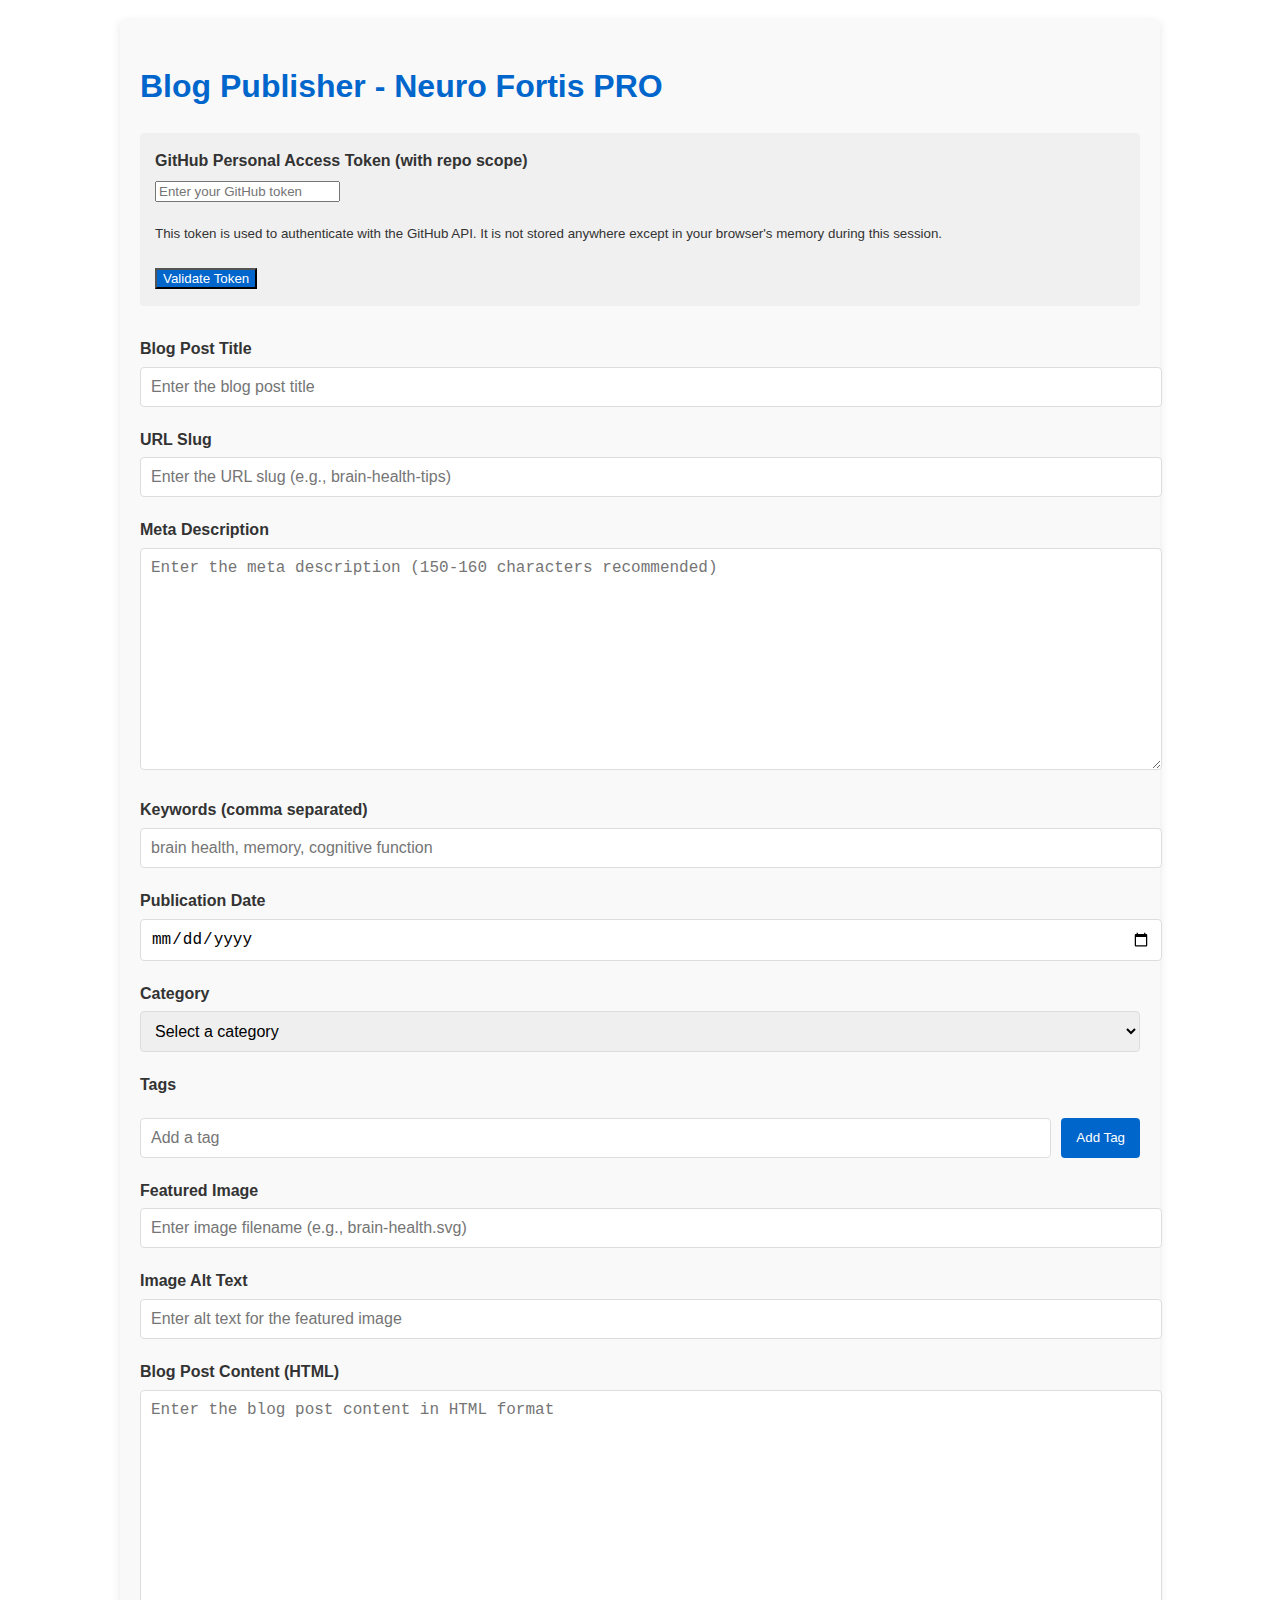
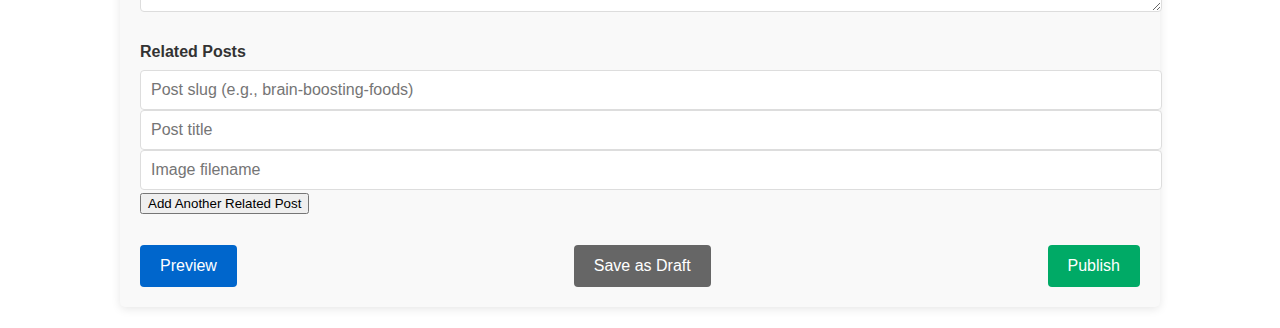
<file: blog-publisher.html>
<!DOCTYPE html>
<html lang="en">
<head>
    <meta charset="UTF-8">
    <meta name="viewport" content="width=device-width, initial-scale=1.0">
    <title>Blog Publisher - Neuro Fortis PRO</title>
    <style>
        body {
            font-family: Arial, sans-serif;
            line-height: 1.6;
            margin: 0;
            padding: 20px;
            color: #333;
        }
        .container {
            max-width: 1000px;
            margin: 0 auto;
            padding: 20px;
            background-color: #f9f9f9;
            border-radius: 5px;
            box-shadow: 0 2px 10px rgba(0,0,0,0.1);
        }
        h1 {
            color: #0066CC;
            margin-bottom: 20px;
        }
        .form-group {
            margin-bottom: 20px;
        }
        label {
            display: block;
            margin-bottom: 5px;
            font-weight: bold;
        }
        input[type="text"],
        input[type="date"],
        textarea,
        select {
            width: 100%;
            padding: 10px;
            border: 1px solid #ddd;
            border-radius: 4px;
            font-size: 16px;
        }
        textarea {
            min-height: 200px;
        }
        .tag-input {
            display: flex;
            flex-wrap: wrap;
            gap: 10px;
            margin-top: 10px;
        }
        .tag {
            background-color: #0066CC;
            color: white;
            padding: 5px 10px;
            border-radius: 20px;
            display: flex;
            align-items: center;
        }
        .tag button {
            background: none;
            border: none;
            color: white;
            margin-left: 5px;
            cursor: pointer;
            font-size: 16px;
        }
        .add-tag {
            display: flex;
            margin-top: 10px;
        }
        .add-tag input {
            flex: 1;
            margin-right: 10px;
        }
        .add-tag button {
            background-color: #0066CC;
            color: white;
            border: none;
            padding: 10px 15px;
            border-radius: 4px;
            cursor: pointer;
        }
        .button-group {
            display: flex;
            justify-content: space-between;
            margin-top: 30px;
        }
        .button-group button {
            padding: 12px 20px;
            border: none;
            border-radius: 4px;
            cursor: pointer;
            font-size: 16px;
        }
        .publish-button {
            background-color: #00AA66;
            color: white;
        }
        .preview-button {
            background-color: #0066CC;
            color: white;
        }
        .draft-button {
            background-color: #666;
            color: white;
        }
        .token-section {
            margin-bottom: 30px;
            padding: 15px;
            background-color: #f0f0f0;
            border-radius: 4px;
        }
        .status {
            margin-top: 20px;
            padding: 15px;
            border-radius: 4px;
            display: none;
        }
        .status.success {
            background-color: #d4edda;
            color: #155724;
            display: block;
        }
        .status.error {
            background-color: #f8d7da;
            color: #721c24;
            display: block;
        }
        .preview-container {
            margin-top: 30px;
            padding: 20px;
            border: 1px solid #ddd;
            border-radius: 4px;
            background-color: white;
            display: none;
        }
        .preview-container.show {
            display: block;
        }
    </style>
</head>
<body>
    <div class="container">
        <h1>Blog Publisher - Neuro Fortis PRO</h1>
        
        <div class="token-section">
            <div class="form-group">
                <label for="github-token">GitHub Personal Access Token (with repo scope)</label>
                <input type="password" id="github-token" placeholder="Enter your GitHub token">
                <p><small>This token is used to authenticate with the GitHub API. It is not stored anywhere except in your browser's memory during this session.</small></p>
            </div>
            <button id="validate-token" class="preview-button">Validate Token</button>
        </div>
        
        <form id="blog-form">
            <div class="form-group">
                <label for="title">Blog Post Title</label>
                <input type="text" id="title" required placeholder="Enter the blog post title">
            </div>
            
            <div class="form-group">
                <label for="slug">URL Slug</label>
                <input type="text" id="slug" required placeholder="Enter the URL slug (e.g., brain-health-tips)">
            </div>
            
            <div class="form-group">
                <label for="description">Meta Description</label>
                <textarea id="description" placeholder="Enter the meta description (150-160 characters recommended)"></textarea>
            </div>
            
            <div class="form-group">
                <label for="keywords">Keywords (comma separated)</label>
                <input type="text" id="keywords" placeholder="brain health, memory, cognitive function">
            </div>
            
            <div class="form-group">
                <label for="date">Publication Date</label>
                <input type="date" id="date" required>
            </div>
            
            <div class="form-group">
                <label for="category">Category</label>
                <select id="category" required>
                    <option value="">Select a category</option>
                    <option value="Nutrition">Nutrition</option>
                    <option value="Mental Training">Mental Training</option>
                    <option value="Sleep Science">Sleep Science</option>
                    <option value="Stress Management">Stress Management</option>
                    <option value="Aging">Aging</option>
                    <option value="Mindfulness">Mindfulness</option>
                    <option value="Research Updates">Research Updates</option>
                </select>
            </div>
            
            <div class="form-group">
                <label>Tags</label>
                <div class="tag-input" id="tags-container"></div>
                <div class="add-tag">
                    <input type="text" id="new-tag" placeholder="Add a tag">
                    <button type="button" id="add-tag-button">Add Tag</button>
                </div>
            </div>
            
            <div class="form-group">
                <label for="featured-image">Featured Image</label>
                <input type="text" id="featured-image" placeholder="Enter image filename (e.g., brain-health.svg)">
            </div>
            
            <div class="form-group">
                <label for="image-alt">Image Alt Text</label>
                <input type="text" id="image-alt" placeholder="Enter alt text for the featured image">
            </div>
            
            <div class="form-group">
                <label for="content">Blog Post Content (HTML)</label>
                <textarea id="content" required placeholder="Enter the blog post content in HTML format"></textarea>
            </div>
            
            <div class="form-group">
                <label>Related Posts</label>
                <div id="related-posts-container">
                    <div class="related-post-item">
                        <input type="text" class="related-post-slug" placeholder="Post slug (e.g., brain-boosting-foods)">
                        <input type="text" class="related-post-title" placeholder="Post title">
                        <input type="text" class="related-post-image" placeholder="Image filename">
                    </div>
                </div>
                <button type="button" id="add-related-post">Add Another Related Post</button>
            </div>
            
            <div class="button-group">
                <button type="button" id="preview-button" class="preview-button">Preview</button>
                <button type="button" id="save-draft-button" class="draft-button">Save as Draft</button>
                <button type="button" id="publish-button" class="publish-button">Publish</button>
            </div>
        </form>
        
        <div id="status-message" class="status"></div>
        
        <div id="preview-container" class="preview-container">
            <h2>Preview</h2>
            <div id="preview-content"></div>
        </div>
    </div>
    
    <script src="js/github-api.js"></script>
    <script>
        // Load the GitHub API configuration
        let githubClient;
        
        fetch('github-api-config.json')
            .then(response => response.json())
            .then(config => {
                githubClient = new GitHubAPIClient(config);
                console.log('GitHub API client initialized with config:', config);
            })
            .catch(error => {
                console.error('Error loading GitHub API config:', error);
                showStatus('Error loading configuration. Please check the console for details.', 'error');
            });
        
        // DOM elements
        const form = document.getElementById('blog-form');
        const tagsContainer = document.getElementById('tags-container');
        const newTagInput = document.getElementById('new-tag');
        const addTagButton = document.getElementById('add-tag-button');
        const relatedPostsContainer = document.getElementById('related-posts-container');
        const addRelatedPostButton = document.getElementById('add-related-post');
        const previewButton = document.getElementById('preview-button');
        const saveDraftButton = document.getElementById('save-draft-button');
        const publishButton = document.getElementById('publish-button');
        const statusMessage = document.getElementById('status-message');
        const previewContainer = document.getElementById('preview-container');
        const previewContent = document.getElementById('preview-content');
        const validateTokenButton = document.getElementById('validate-token');
        const githubTokenInput = document.getElementById('github-token');
        
        // Tags array to store the tags
        let tags = [];
        
        // Add tag functionality
        addTagButton.addEventListener('click', () => {
            const tagValue = newTagInput.value.trim();
            if (tagValue && !tags.includes(tagValue)) {
                tags.push(tagValue);
                renderTags();
                newTagInput.value = '';
            }
        });
        
        // Render tags
        function renderTags() {
            tagsContainer.innerHTML = '';
            tags.forEach((tag, index) => {
                const tagElement = document.createElement('div');
                tagElement.className = 'tag';
                tagElement.innerHTML = `
                    ${tag}
                    <button type="button" data-index="${index}">&times;</button>
                `;
                tagsContainer.appendChild(tagElement);
            });
            
            // Add event listeners to remove buttons
            document.querySelectorAll('.tag button').forEach(button => {
                button.addEventListener('click', (e) => {
                    const index = parseInt(e.target.getAttribute('data-index'));
                    tags.splice(index, 1);
                    renderTags();
                });
            });
        }
        
        // Add related post functionality
        addRelatedPostButton.addEventListener('click', () => {
            const relatedPostItem = document.createElement('div');
            relatedPostItem.className = 'related-post-item';
            relatedPostItem.innerHTML = `
                <input type="text" class="related-post-slug" placeholder="Post slug (e.g., brain-boosting-foods)">
                <input type="text" class="related-post-title" placeholder="Post title">
                <input type="text" class="related-post-image" placeholder="Image filename">
                <button type="button" class="remove-related-post">&times;</button>
            `;
            relatedPostsContainer.appendChild(relatedPostItem);
            
            // Add event listener to remove button
            relatedPostItem.querySelector('.remove-related-post').addEventListener('click', () => {
                relatedPostsContainer.removeChild(relatedPostItem);
            });
        });
        
        // Validate GitHub token
        validateTokenButton.addEventListener('click', () => {
            const token = githubTokenInput.value.trim();
            if (!token) {
                showStatus('Please enter a GitHub token', 'error');
                return;
            }
            
            githubClient.setToken(token);
            
            // Test the token by getting the repository info
            fetch(`https://api.github.com/repos/${githubClient.owner}/${githubClient.repo}`, {
                headers: {
                    'Authorization': `Bearer ${token}`,
                    'Accept': 'application/vnd.github+json',
                    'X-GitHub-Api-Version': githubClient.config.api.version || '2022-11-28'
                }
            })
            .then(response => {
                if (!response.ok) {
                    throw new Error(`GitHub API error: ${response.status} ${response.statusText}`);
                }
                return response.json();
            })
            .then(data => {
                showStatus(`Token validated successfully! Connected to repository: ${data.full_name}`, 'success');
            })
            .catch(error => {
                console.error('Token validation error:', error);
                showStatus(`Token validation failed: ${error.message}`, 'error');
            });
        });
        
        // Preview functionality
        previewButton.addEventListener('click', () => {
            const postData = getFormData();
            if (!validateForm(postData)) {
                return;
            }
            
            // Generate preview HTML
            let previewHtml = `
                <h1>${postData.title}</h1>
                <div class="meta">
                    <span>Date: ${postData.date}</span>
                    <span>Category: ${postData.category}</span>
                </div>
                <div class="tags">
                    Tags: ${postData.tags.join(', ')}
                </div>
                <div class="content">
                    ${postData.content}
                </div>
            `;
            
            previewContent.innerHTML = previewHtml;
            previewContainer.classList.add('show');
        });
        
        // Publish functionality
        publishButton.addEventListener('click', async () => {
            const token = githubTokenInput.value.trim();
            if (!token) {
                showStatus('Please enter and validate your GitHub token first', 'error');
                return;
            }
            
            const postData = getFormData();
            if (!validateForm(postData)) {
                return;
            }
            
            try {
                showStatus('Publishing blog post...', 'info');
                
                // Create the blog post
                const result = await githubClient.createBlogPost(postData);
                
                showStatus(`Blog post published successfully! <a href="blog/${postData.slug}.html" target="_blank">View Post</a>`, 'success');
                
                // Update the blog index page (simplified implementation)
                // In a real implementation, you would need to fetch the current index page,
                // parse it, add the new post, and update it
                
            } catch (error) {
                console.error('Error publishing blog post:', error);
                showStatus(`Error publishing blog post: ${error.message}`, 'error');
            }
        });
        
        // Save as draft functionality
        saveDraftButton.addEventListener('click', () => {
            const postData = getFormData();
            
            // Store draft in localStorage
            localStorage.setItem('blogPostDraft', JSON.stringify(postData));
            
            showStatus('Draft saved successfully!', 'success');
        });
        
        // Helper function to get form data
        function getFormData() {
            const relatedPosts = [];
            document.querySelectorAll('.related-post-item').forEach(item => {
                const slug = item.querySelector('.related-post-slug').value.trim();
                const title = item.querySelector('.related-post-title').value.trim();
                const image = item.querySelector('.related-post-image').value.trim();
                
                if (slug && title) {
                    relatedPosts.push({
                        slug,
                        title,
                        image: image || 'default-blog.svg'
                    });
                }
            });
            
            return {
                title: document.getElementById('title').value.trim(),
                slug: document.getElementById('slug').value.trim(),
                description: document.getElementById('description').value.trim(),
                keywords: document.getElementById('keywords').value.trim(),
                date: document.getElementById('date').value,
                category: document.getElementById('category').value,
                tags: [...tags],
                featured_image: document.getElementById('featured-image').value.trim() || 'default-blog.svg',
                image_alt: document.getElementById('image-alt').value.trim(),
                content: document.getElementById('content').value.trim(),
                related_posts: relatedPosts
            };
        }
        
        // Helper function to validate form
        function validateForm(data) {
            if (!data.title) {
                showStatus('Please enter a title', 'error');
                return false;
            }
            
            if (!data.slug) {
                showStatus('Please enter a URL slug', 'error');
                return false;
            }
            
            if (!data.date) {
                showStatus('Please select a publication date', 'error');
                return false;
            }
            
            if (!data.category) {
                showStatus('Please select a category', 'error');
                return false;
            }
            
            if (!data.content) {
                showStatus('Please enter content for the blog post', 'error');
                return false;
            }
            
            return true;
        }
        
        // Helper function to show status messages
        function showStatus(message, type) {
            statusMessage.innerHTML = message;
            statusMessage.className = `status ${type}`;
            
            // If it's not an error or info message, hide it after 5 seconds
            if (type !== 'error' && type !== 'info') {
                setTimeout(() => {
                    statusMessage.className = 'status';
                }, 5000);
            }
        }
        
        // Load draft if exists
        const savedDraft = localStorage.getItem('blogPostDraft');
        if (savedDraft) {
            try {
                const draftData = JSON.parse(savedDraft);
                
                // Populate form fields
                document.getElementById('title').value = draftData.title || '';
                document.getElementById('slug').value = draftData.slug || '';
                document.getElementById('description').value = draftData.description || '';
                document.getElementById('keywords').value = draftData.keywords || '';
                document.getElementById('date').value = draftData.date || '';
                document.getElementById('category').value = draftData.category || '';
                document.getElementById('featured-image').value = draftData.featured_image || '';
                document.getElementById('image-alt').value = draftData.image_alt || '';
                document.getElementById('content').value = draftData.content || '';
                
                // Set tags
                tags = draftData.tags || [];
                renderTags();
                
                // Set related posts
                if (draftData.related_posts && draftData.related_posts.length > 0) {
                    // Clear existing related posts
                    relatedPostsContainer.innerHTML = '';
                    
                    // Add related posts from draft
                    draftData.related_posts.forEach(post => {
                        const relatedPostItem = document.createElement('div');
                        relatedPostItem.className = 'related-post-item';
                        relatedPostItem.innerHTML = `
                            <input type="text" class="related-post-slug" value="${post.slug}" placeholder="Post slug (e.g., brain-boosting-foods)">
                            <input type="text" class="related-post-title" value="${post.title}" placeholder="Post title">
                            <input type="text" class="related-post-image" value="${post.image || ''}" placeholder="Image filename">
                            <button type="button" class="remove-related-post">&times;</button>
                        `;
                        relatedPostsContainer.appendChild(relatedPostItem);
                        
                        // Add event listener to remove button
                        relatedPostItem.querySelector('.remove-related-post').addEventListener('click', () => {
                            relatedPostsContainer.removeChild(relatedPostItem);
                        });
                    });
                }
                
                showStatus('Draft loaded successfully!', 'success');
            } catch (error) {
                console.error('Error loading draft:', error);
            }
        }
    </script>
</body>
</html>
</file>
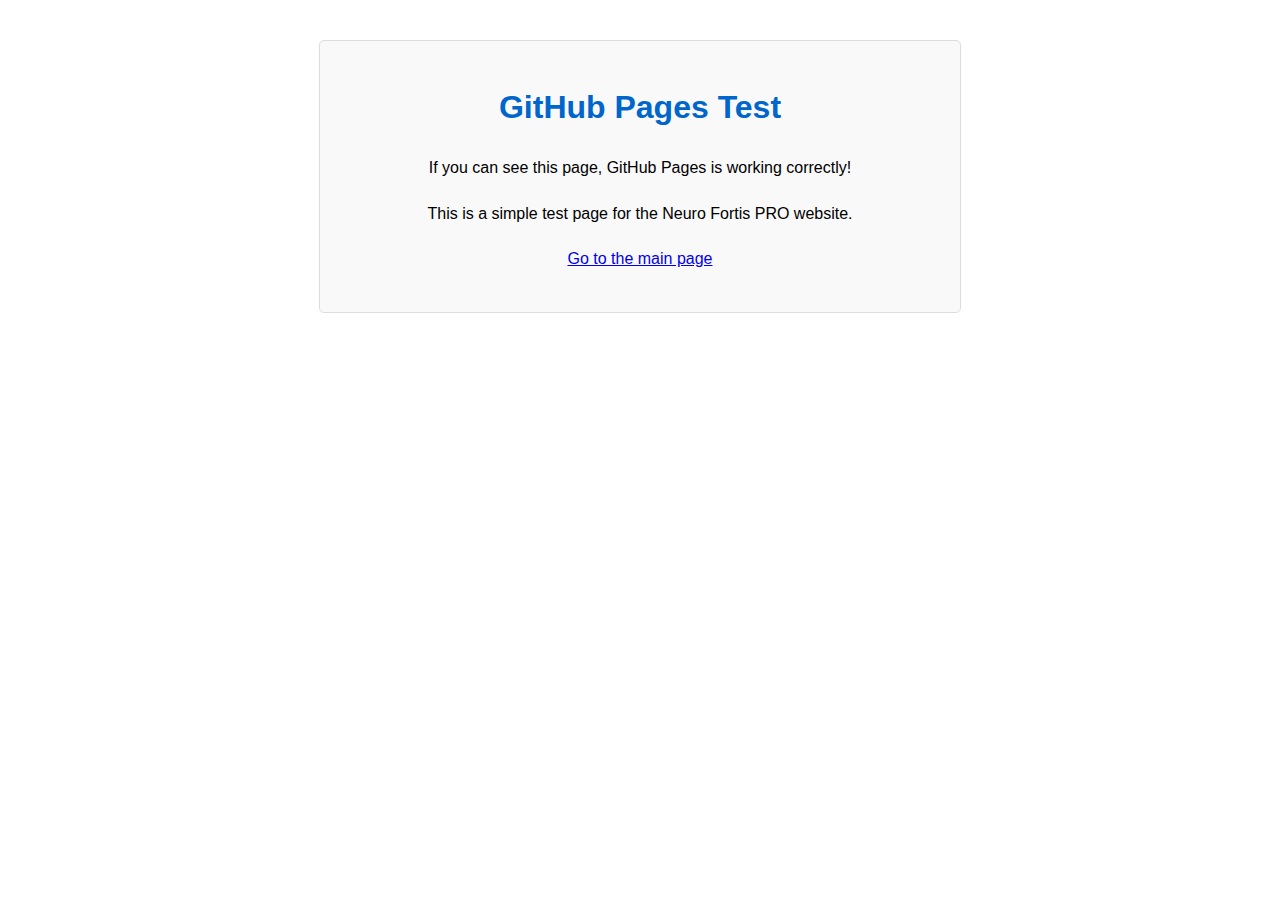
<file: test.html>
<!DOCTYPE html>
<html lang="en">
<head>
    <meta charset="UTF-8">
    <meta name="viewport" content="width=device-width, initial-scale=1.0">
    <title>GitHub Pages Test</title>
    <style>
        body {
            font-family: Arial, sans-serif;
            margin: 40px;
            line-height: 1.6;
            text-align: center;
        }
        h1 {
            color: #0066cc;
        }
        p {
            margin-bottom: 20px;
        }
        .container {
            max-width: 600px;
            margin: 0 auto;
            padding: 20px;
            border: 1px solid #ddd;
            border-radius: 5px;
            background-color: #f9f9f9;
        }
    </style>
</head>
<body>
    <div class="container">
        <h1>GitHub Pages Test</h1>
        <p>If you can see this page, GitHub Pages is working correctly!</p>
        <p>This is a simple test page for the Neuro Fortis PRO website.</p>
        <p><a href="index.html">Go to the main page</a></p>
    </div>
</body>
</html>
</file>
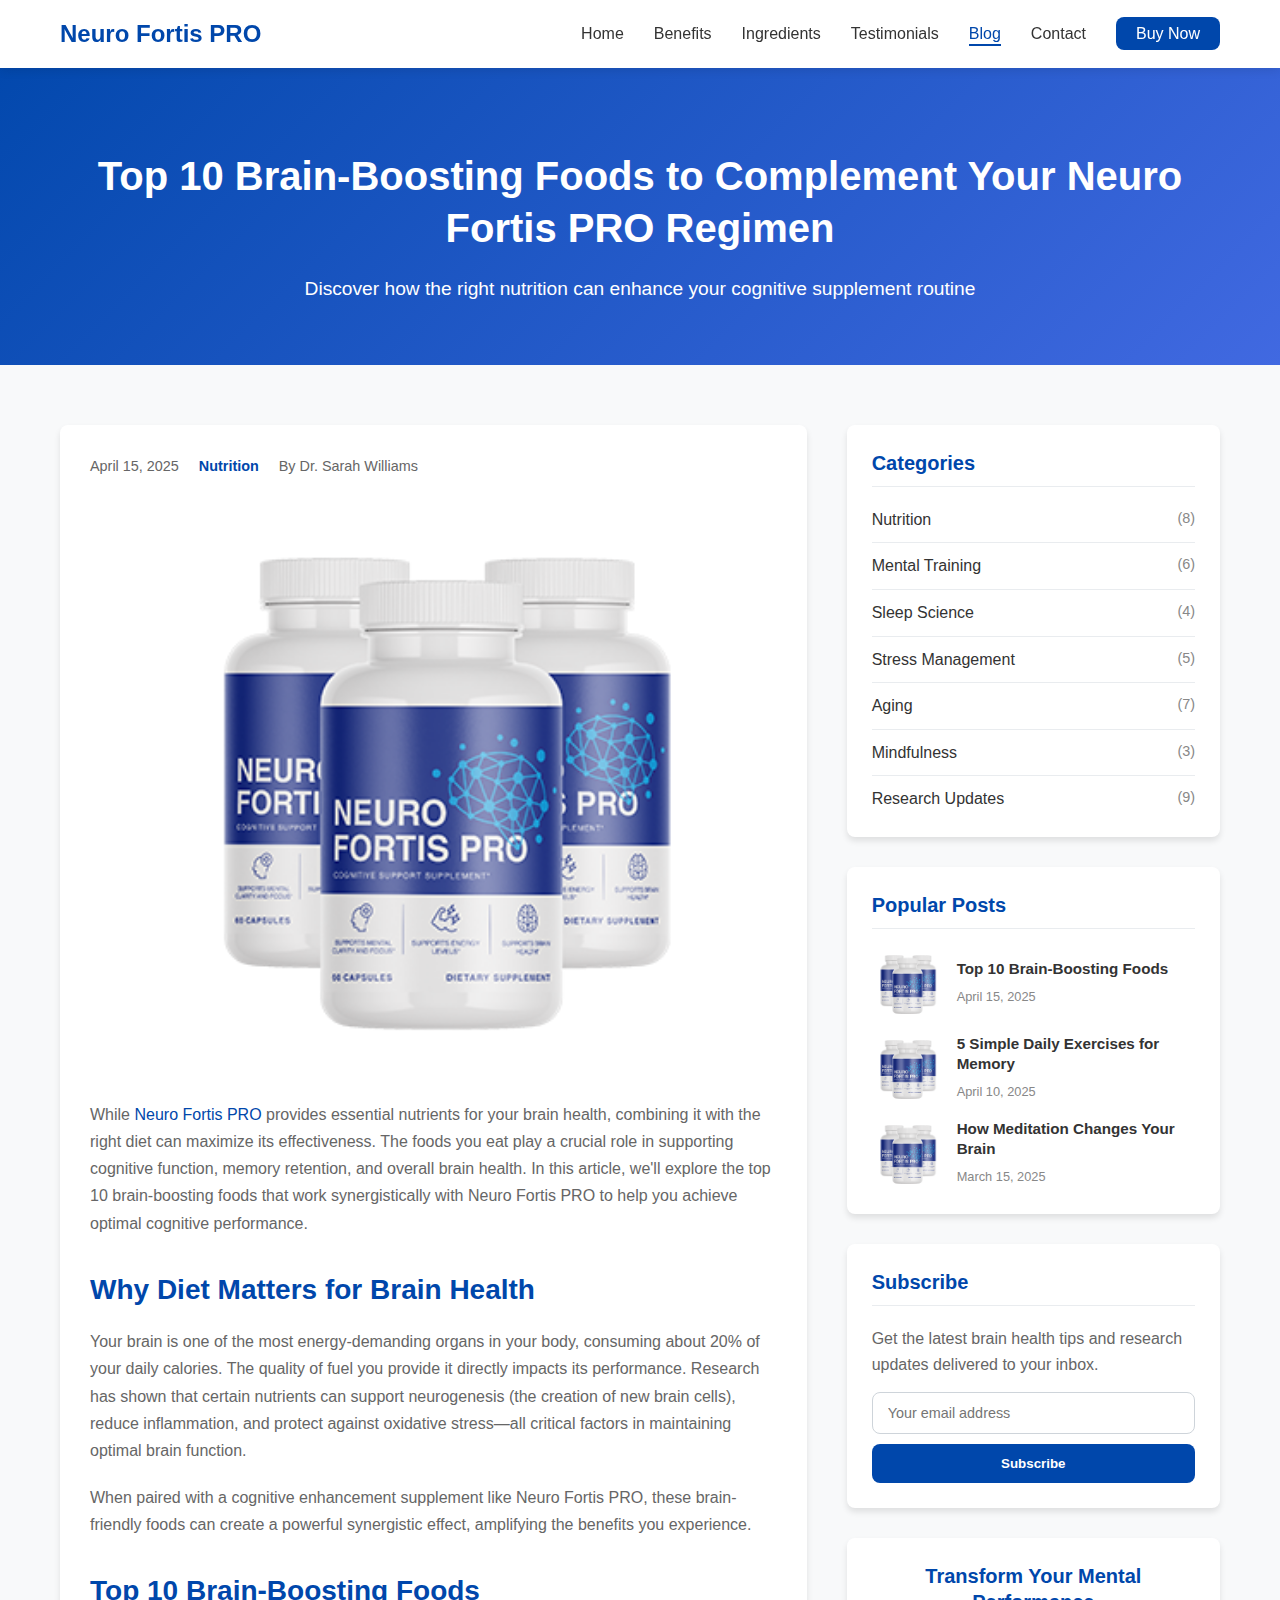
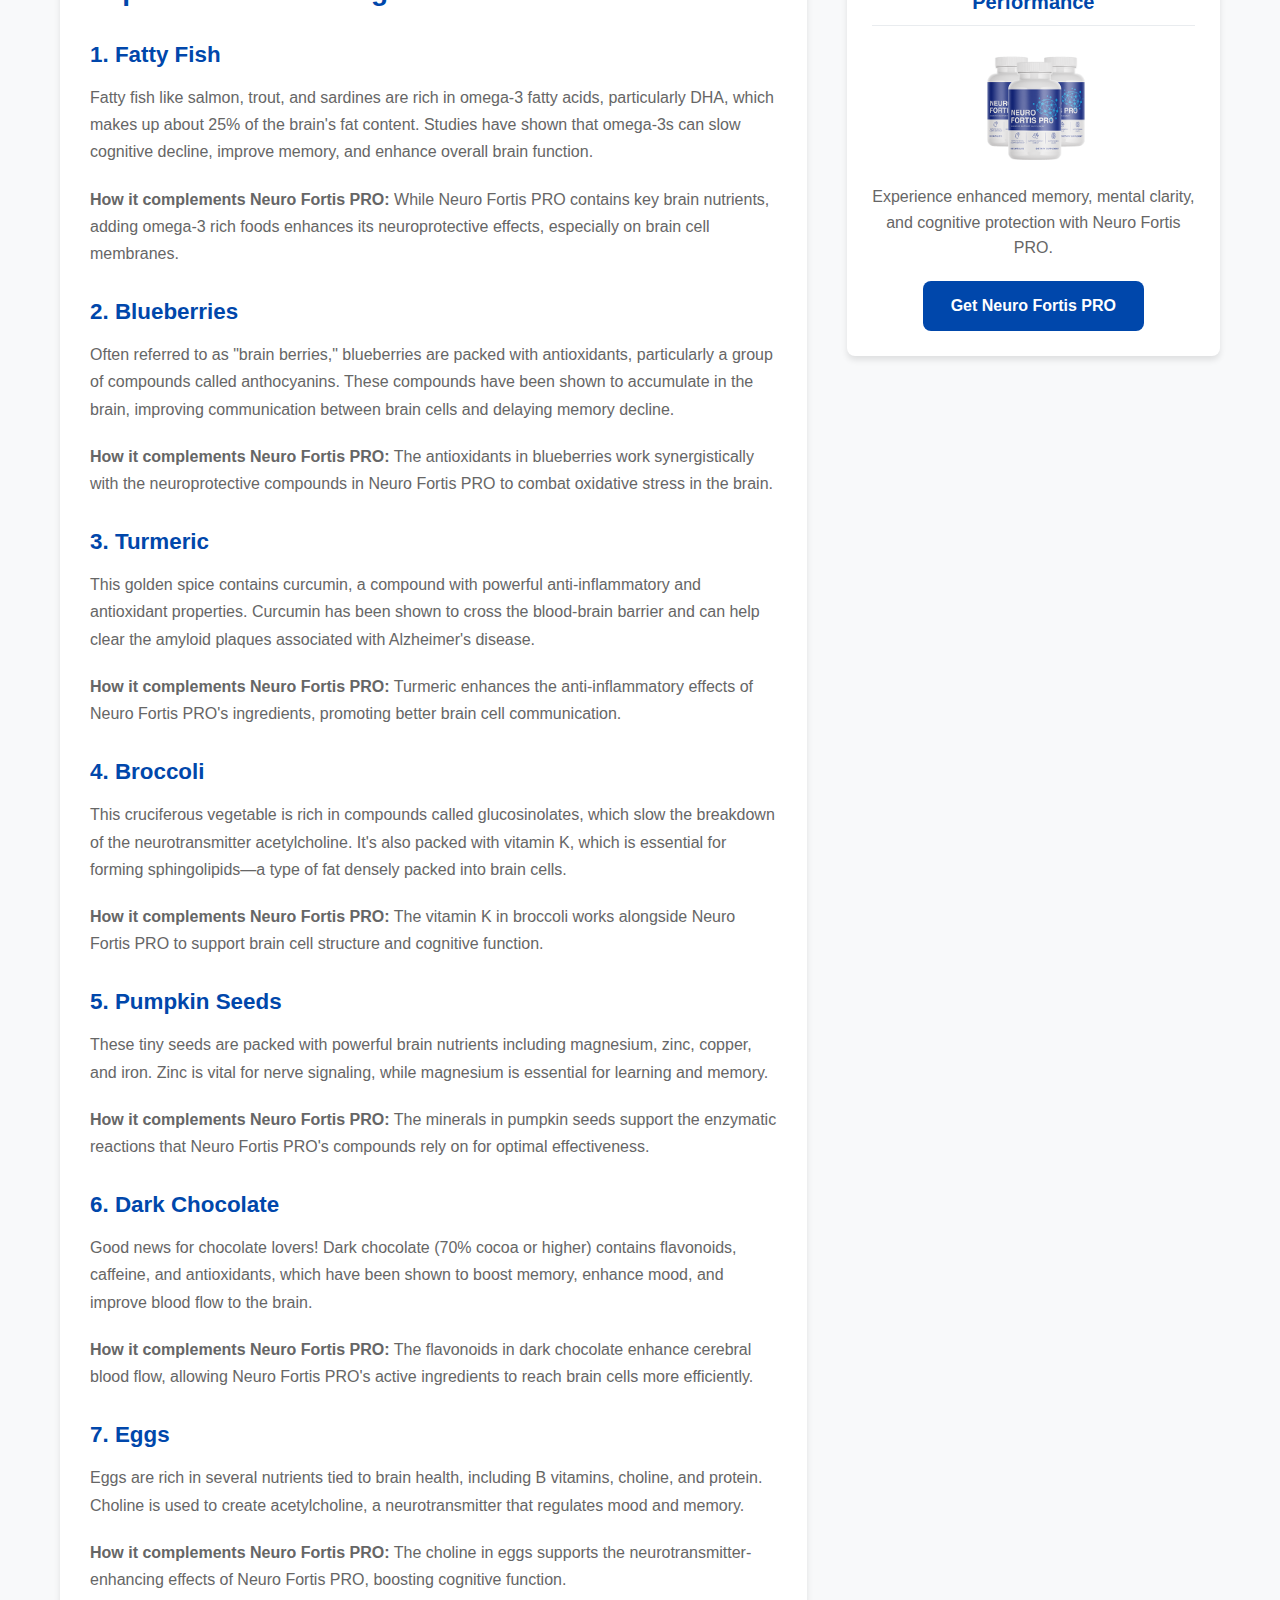
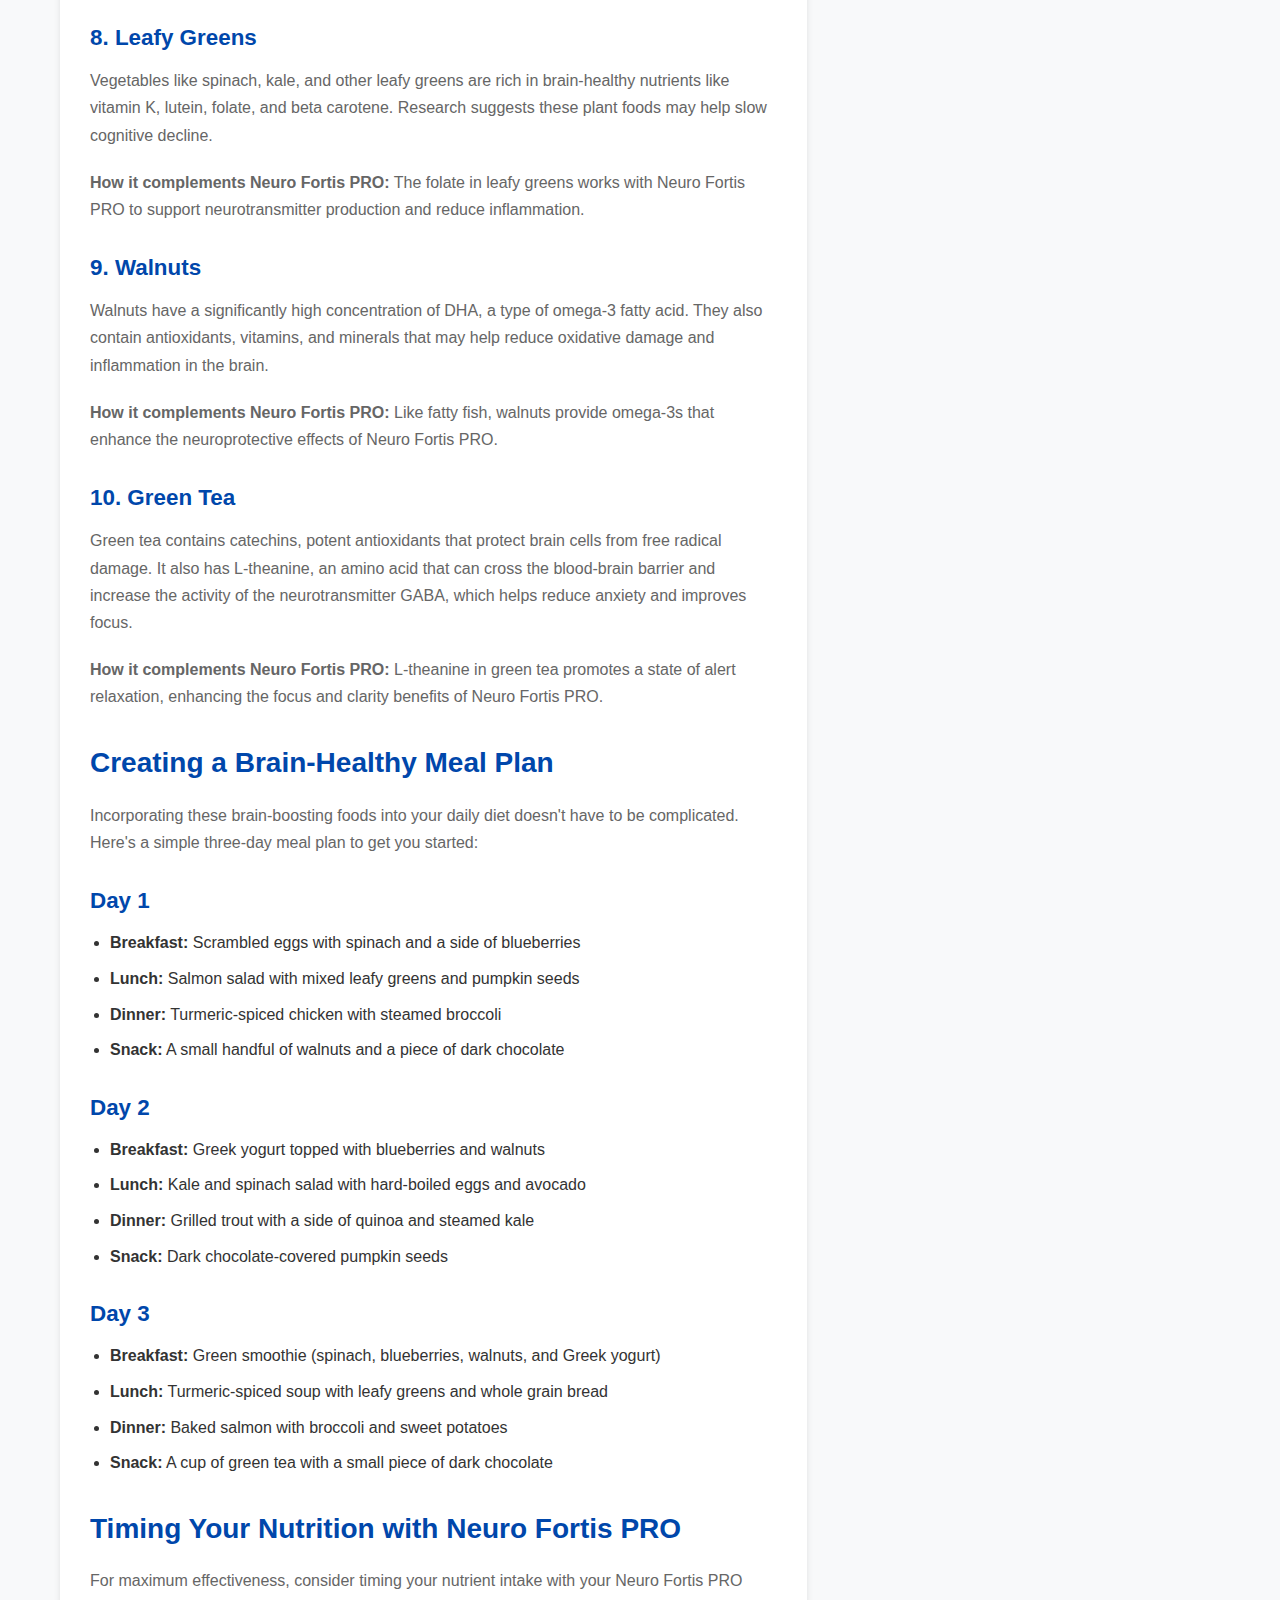
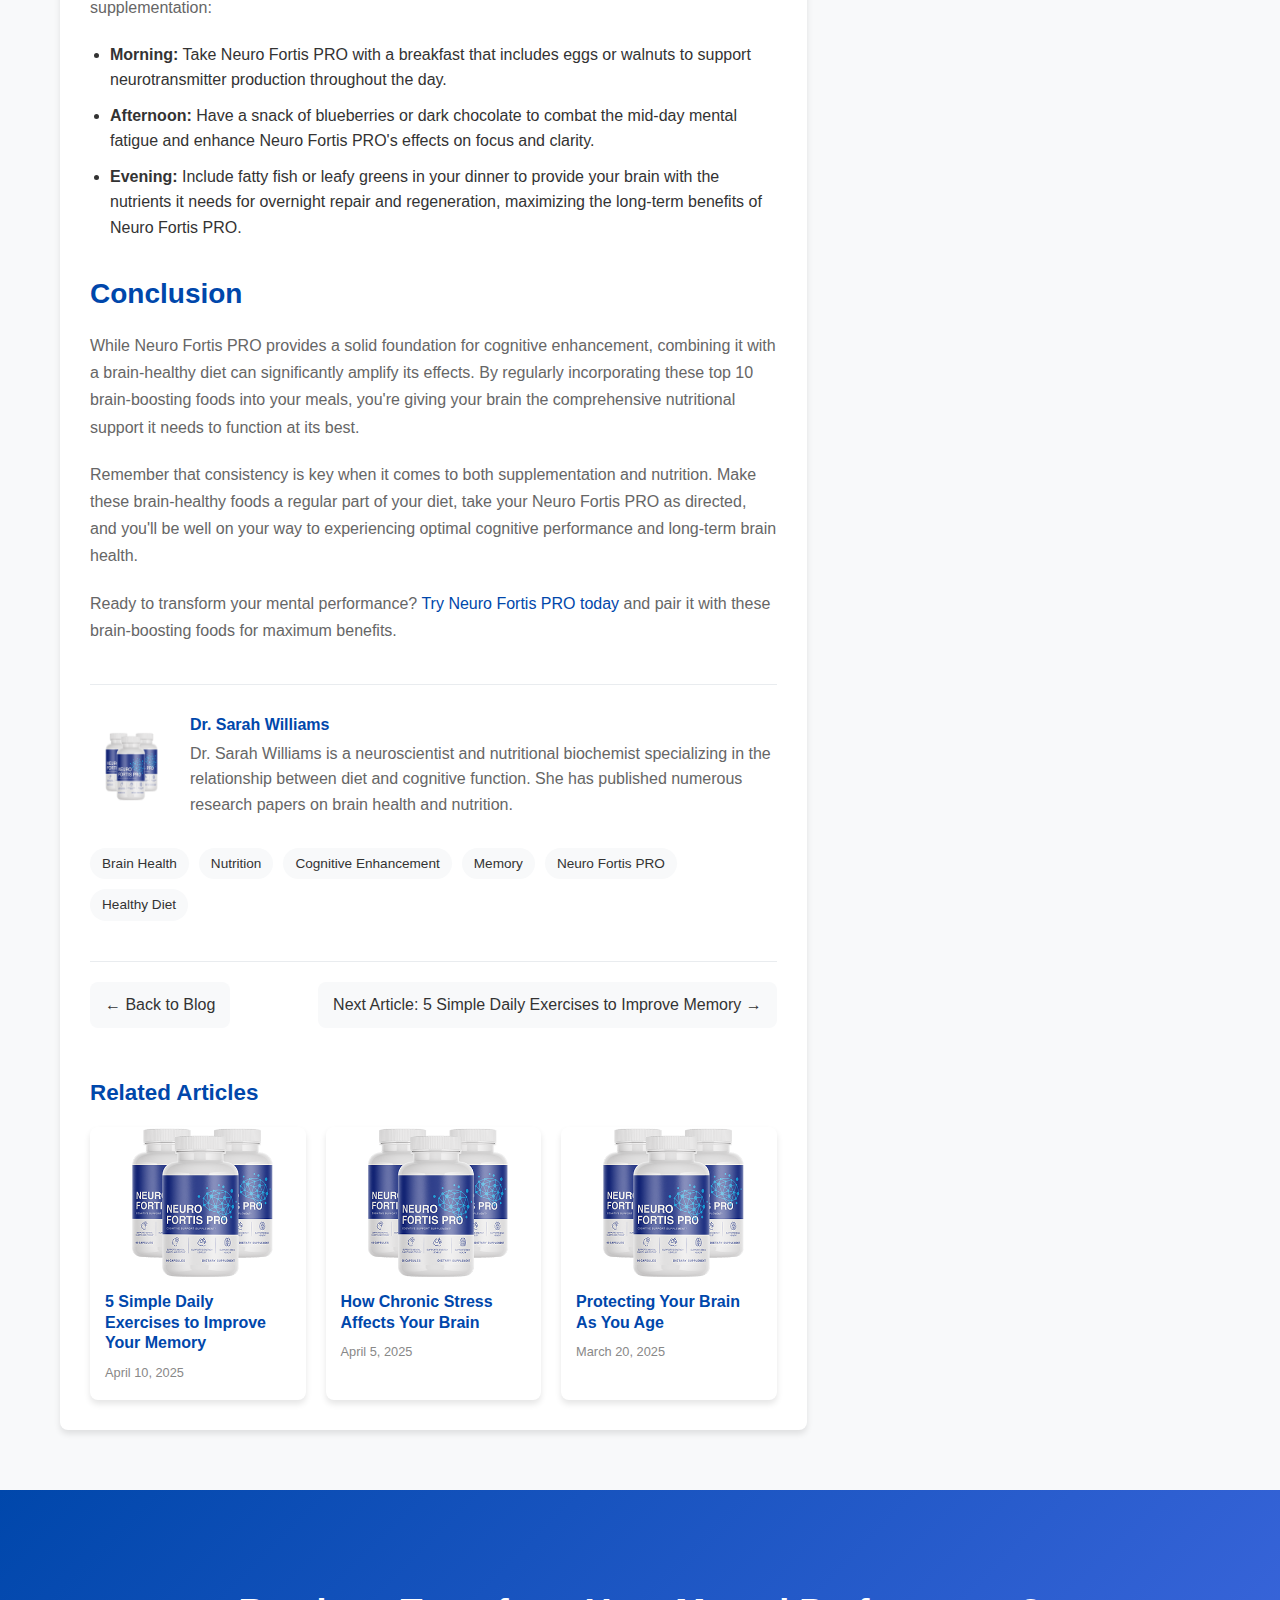
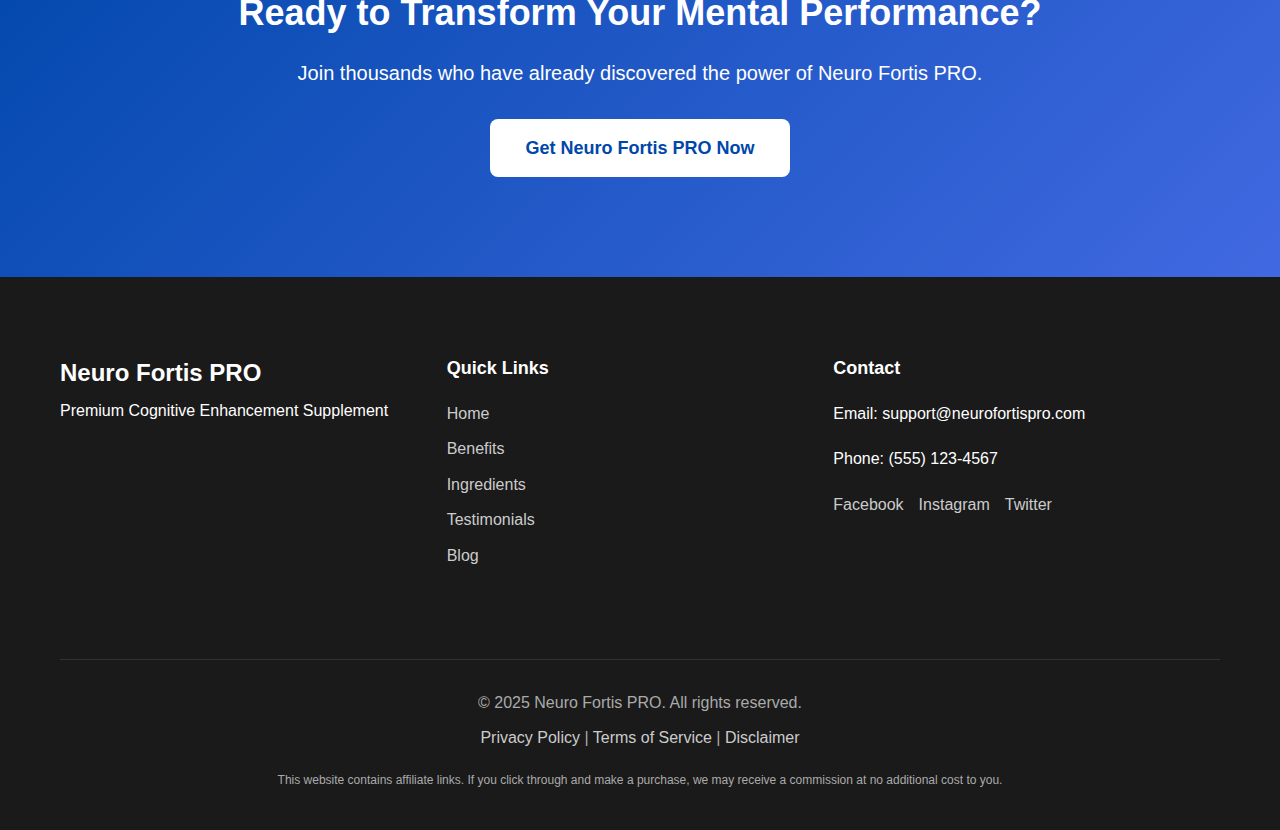
<file: blog/brain-boosting-foods.html>
<!DOCTYPE html>
<html lang="en">
<head>
    <meta charset="UTF-8">
    <meta name="viewport" content="width=device-width, initial-scale=1.0">
    <title>Top 10 Brain-Boosting Foods to Complement Your Neuro Fortis PRO Regimen | Neuro Fortis PRO</title>
    <meta name="description" content="Discover the top 10 brain-boosting foods that can enhance the effects of Neuro Fortis PRO and support optimal cognitive function, memory, and overall brain health.">
    <meta name="keywords" content="brain-boosting foods, brain health diet, cognitive enhancement, Neuro Fortis PRO, memory foods, mental clarity, foods for brain health, brain nutrition">
    
    <!-- Open Graph / Facebook -->
    <meta property="og:type" content="article">
    <meta property="og:url" content="https://samytores.github.io/NeuroFortisPRO/blog/brain-boosting-foods.html">
    <meta property="og:title" content="Top 10 Brain-Boosting Foods to Complement Your Neuro Fortis PRO Regimen">
    <meta property="og:description" content="Discover the top 10 brain-boosting foods that can enhance the effects of Neuro Fortis PRO and support optimal cognitive function, memory, and overall brain health.">
    <meta property="og:image" content="../images/neurofortis_3_thumb.png">
    
    <!-- Twitter -->
    <meta property="twitter:card" content="summary_large_image">
    <meta property="twitter:url" content="https://samytores.github.io/NeuroFortisPRO/blog/brain-boosting-foods.html">
    <meta property="twitter:title" content="Top 10 Brain-Boosting Foods to Complement Your Neuro Fortis PRO Regimen">
    <meta property="twitter:description" content="Discover the top 10 brain-boosting foods that can enhance the effects of Neuro Fortis PRO and support optimal cognitive function, memory, and overall brain health.">
    <meta property="twitter:image" content="../images/neurofortis_3_thumb.png">
    
    <!-- Canonical URL -->
    <link rel="canonical" href="https://samytores.github.io/NeuroFortisPRO/blog/brain-boosting-foods.html">
    
    <!-- Favicon -->
    <link rel="icon" href="../images/neurofortis_3_thumb.png" type="image/svg+xml">
    
    <!-- CSS -->
    <link rel="stylesheet" href="../css/styles.css">
    <link rel="stylesheet" href="../css/blog.css">

    <!-- Structured Data -->
    <script type="application/ld+json">
    {
      "@context": "https://schema.org",
      "@type": "BlogPosting",
      "headline": "Top 10 Brain-Boosting Foods to Complement Your Neuro Fortis PRO Regimen",
      "image": "../images/blog-1.jpg",
      "datePublished": "2025-04-15",
      "dateModified": "2025-04-15",
      "author": {
        "@type": "Person",
        "name": "Dr. Sarah Williams"
      },
      "publisher": {
        "@type": "Organization",
        "name": "Neuro Fortis PRO",
        "logo": {
          "@type": "ImageObject",
          "url": "../images/neurofortis_3_thumb.png"
        }
      },
      "description": "Discover the top 10 brain-boosting foods that can enhance the effects of Neuro Fortis PRO and support optimal cognitive function, memory, and overall brain health."
    }
    </script>
</head>
<body>
    <header class="header">
        <div class="container">
            <div class="logo-container">
                <a href="../index.html" class="logo">Neuro Fortis PRO</a>
            </div>
            <nav class="nav">
                <ul class="nav-list">
                    <li class="nav-item"><a href="../index.html" class="nav-link">Home</a></li>
                    <li class="nav-item"><a href="../index.html#benefits" class="nav-link">Benefits</a></li>
                    <li class="nav-item"><a href="../index.html#ingredients" class="nav-link">Ingredients</a></li>
                    <li class="nav-item"><a href="../index.html#testimonials" class="nav-link">Testimonials</a></li>
                    <li class="nav-item"><a href="index.html" class="nav-link active">Blog</a></li>
                    <li class="nav-item"><a href="../index.html#contact" class="nav-link">Contact</a></li>
                    <li class="nav-item"><a href="https://rebrand.ly/Neuro-Fortis-PRO-Official" class="nav-link cta">Buy Now</a></li>
                </ul>
                <button class="hamburger">
                    <span class="hamburger-line"></span>
                    <span class="hamburger-line"></span>
                    <span class="hamburger-line"></span>
                </button>
            </nav>
        </div>
    </header>

    <section class="blog-hero">
        <div class="container">
            <h1>Top 10 Brain-Boosting Foods to Complement Your Neuro Fortis PRO Regimen</h1>
            <p>Discover how the right nutrition can enhance your cognitive supplement routine</p>
        </div>
    </section>

    <section class="blog-content">
        <div class="container">
            <div class="blog-grid">
                <main class="blog-main">
                    <article class="blog-post">
                        <div class="blog-post-header">
                            <div class="blog-post-meta">
                                <span class="date">April 15, 2025</span>
                                <span class="category">Nutrition</span>
                                <span class="author">By Dr. Sarah Williams</span>
                            </div>
                        </div>
                        
                        <div class="featured-image">
                            <img src="../images/neurofortis_3_thumb.png" alt="Brain-boosting foods arranged on a table">
                        </div>
                        
                        <div class="blog-post-content">
                            <p>While <a href="https://rebrand.ly/Neuro-Fortis-PRO-Official">Neuro Fortis PRO</a> provides essential nutrients for your brain health, combining it with the right diet can maximize its effectiveness. The foods you eat play a crucial role in supporting cognitive function, memory retention, and overall brain health. In this article, we'll explore the top 10 brain-boosting foods that work synergistically with Neuro Fortis PRO to help you achieve optimal cognitive performance.</p>
                            
                            <h2>Why Diet Matters for Brain Health</h2>
                            <p>Your brain is one of the most energy-demanding organs in your body, consuming about 20% of your daily calories. The quality of fuel you provide it directly impacts its performance. Research has shown that certain nutrients can support neurogenesis (the creation of new brain cells), reduce inflammation, and protect against oxidative stress—all critical factors in maintaining optimal brain function.</p>
                            
                            <p>When paired with a cognitive enhancement supplement like Neuro Fortis PRO, these brain-friendly foods can create a powerful synergistic effect, amplifying the benefits you experience.</p>
                            
                            <h2>Top 10 Brain-Boosting Foods</h2>
                            
                            <h3>1. Fatty Fish</h3>
                            <p>Fatty fish like salmon, trout, and sardines are rich in omega-3 fatty acids, particularly DHA, which makes up about 25% of the brain's fat content. Studies have shown that omega-3s can slow cognitive decline, improve memory, and enhance overall brain function.</p>
                            <p><strong>How it complements Neuro Fortis PRO:</strong> While Neuro Fortis PRO contains key brain nutrients, adding omega-3 rich foods enhances its neuroprotective effects, especially on brain cell membranes.</p>
                            
                            <h3>2. Blueberries</h3>
                            <p>Often referred to as "brain berries," blueberries are packed with antioxidants, particularly a group of compounds called anthocyanins. These compounds have been shown to accumulate in the brain, improving communication between brain cells and delaying memory decline.</p>
                            <p><strong>How it complements Neuro Fortis PRO:</strong> The antioxidants in blueberries work synergistically with the neuroprotective compounds in Neuro Fortis PRO to combat oxidative stress in the brain.</p>
                            
                            <h3>3. Turmeric</h3>
                            <p>This golden spice contains curcumin, a compound with powerful anti-inflammatory and antioxidant properties. Curcumin has been shown to cross the blood-brain barrier and can help clear the amyloid plaques associated with Alzheimer's disease.</p>
                            <p><strong>How it complements Neuro Fortis PRO:</strong> Turmeric enhances the anti-inflammatory effects of Neuro Fortis PRO's ingredients, promoting better brain cell communication.</p>
                            
                            <h3>4. Broccoli</h3>
                            <p>This cruciferous vegetable is rich in compounds called glucosinolates, which slow the breakdown of the neurotransmitter acetylcholine. It's also packed with vitamin K, which is essential for forming sphingolipids—a type of fat densely packed into brain cells.</p>
                            <p><strong>How it complements Neuro Fortis PRO:</strong> The vitamin K in broccoli works alongside Neuro Fortis PRO to support brain cell structure and cognitive function.</p>
                            
                            <h3>5. Pumpkin Seeds</h3>
                            <p>These tiny seeds are packed with powerful brain nutrients including magnesium, zinc, copper, and iron. Zinc is vital for nerve signaling, while magnesium is essential for learning and memory.</p>
                            <p><strong>How it complements Neuro Fortis PRO:</strong> The minerals in pumpkin seeds support the enzymatic reactions that Neuro Fortis PRO's compounds rely on for optimal effectiveness.</p>
                            
                            <h3>6. Dark Chocolate</h3>
                            <p>Good news for chocolate lovers! Dark chocolate (70% cocoa or higher) contains flavonoids, caffeine, and antioxidants, which have been shown to boost memory, enhance mood, and improve blood flow to the brain.</p>
                            <p><strong>How it complements Neuro Fortis PRO:</strong> The flavonoids in dark chocolate enhance cerebral blood flow, allowing Neuro Fortis PRO's active ingredients to reach brain cells more efficiently.</p>
                            
                            <h3>7. Eggs</h3>
                            <p>Eggs are rich in several nutrients tied to brain health, including B vitamins, choline, and protein. Choline is used to create acetylcholine, a neurotransmitter that regulates mood and memory.</p>
                            <p><strong>How it complements Neuro Fortis PRO:</strong> The choline in eggs supports the neurotransmitter-enhancing effects of Neuro Fortis PRO, boosting cognitive function.</p>
                            
                            <h3>8. Leafy Greens</h3>
                            <p>Vegetables like spinach, kale, and other leafy greens are rich in brain-healthy nutrients like vitamin K, lutein, folate, and beta carotene. Research suggests these plant foods may help slow cognitive decline.</p>
                            <p><strong>How it complements Neuro Fortis PRO:</strong> The folate in leafy greens works with Neuro Fortis PRO to support neurotransmitter production and reduce inflammation.</p>
                            
                            <h3>9. Walnuts</h3>
                            <p>Walnuts have a significantly high concentration of DHA, a type of omega-3 fatty acid. They also contain antioxidants, vitamins, and minerals that may help reduce oxidative damage and inflammation in the brain.</p>
                            <p><strong>How it complements Neuro Fortis PRO:</strong> Like fatty fish, walnuts provide omega-3s that enhance the neuroprotective effects of Neuro Fortis PRO.</p>
                            
                            <h3>10. Green Tea</h3>
                            <p>Green tea contains catechins, potent antioxidants that protect brain cells from free radical damage. It also has L-theanine, an amino acid that can cross the blood-brain barrier and increase the activity of the neurotransmitter GABA, which helps reduce anxiety and improves focus.</p>
                            <p><strong>How it complements Neuro Fortis PRO:</strong> L-theanine in green tea promotes a state of alert relaxation, enhancing the focus and clarity benefits of Neuro Fortis PRO.</p>
                            
                            <h2>Creating a Brain-Healthy Meal Plan</h2>
                            <p>Incorporating these brain-boosting foods into your daily diet doesn't have to be complicated. Here's a simple three-day meal plan to get you started:</p>
                            
                            <h3>Day 1</h3>
                            <ul>
                                <li><strong>Breakfast:</strong> Scrambled eggs with spinach and a side of blueberries</li>
                                <li><strong>Lunch:</strong> Salmon salad with mixed leafy greens and pumpkin seeds</li>
                                <li><strong>Dinner:</strong> Turmeric-spiced chicken with steamed broccoli</li>
                                <li><strong>Snack:</strong> A small handful of walnuts and a piece of dark chocolate</li>
                            </ul>
                            
                            <h3>Day 2</h3>
                            <ul>
                                <li><strong>Breakfast:</strong> Greek yogurt topped with blueberries and walnuts</li>
                                <li><strong>Lunch:</strong> Kale and spinach salad with hard-boiled eggs and avocado</li>
                                <li><strong>Dinner:</strong> Grilled trout with a side of quinoa and steamed kale</li>
                                <li><strong>Snack:</strong> Dark chocolate-covered pumpkin seeds</li>
                            </ul>
                            
                            <h3>Day 3</h3>
                            <ul>
                                <li><strong>Breakfast:</strong> Green smoothie (spinach, blueberries, walnuts, and Greek yogurt)</li>
                                <li><strong>Lunch:</strong> Turmeric-spiced soup with leafy greens and whole grain bread</li>
                                <li><strong>Dinner:</strong> Baked salmon with broccoli and sweet potatoes</li>
                                <li><strong>Snack:</strong> A cup of green tea with a small piece of dark chocolate</li>
                            </ul>
                            
                            <h2>Timing Your Nutrition with Neuro Fortis PRO</h2>
                            <p>For maximum effectiveness, consider timing your nutrient intake with your Neuro Fortis PRO supplementation:</p>
                            
                            <ul>
                                <li><strong>Morning:</strong> Take Neuro Fortis PRO with a breakfast that includes eggs or walnuts to support neurotransmitter production throughout the day.</li>
                                <li><strong>Afternoon:</strong> Have a snack of blueberries or dark chocolate to combat the mid-day mental fatigue and enhance Neuro Fortis PRO's effects on focus and clarity.</li>
                                <li><strong>Evening:</strong> Include fatty fish or leafy greens in your dinner to provide your brain with the nutrients it needs for overnight repair and regeneration, maximizing the long-term benefits of Neuro Fortis PRO.</li>
                            </ul>
                            
                            <h2>Conclusion</h2>
                            <p>While Neuro Fortis PRO provides a solid foundation for cognitive enhancement, combining it with a brain-healthy diet can significantly amplify its effects. By regularly incorporating these top 10 brain-boosting foods into your meals, you're giving your brain the comprehensive nutritional support it needs to function at its best.</p>
                            
                            <p>Remember that consistency is key when it comes to both supplementation and nutrition. Make these brain-healthy foods a regular part of your diet, take your Neuro Fortis PRO as directed, and you'll be well on your way to experiencing optimal cognitive performance and long-term brain health.</p>
                            
                            <p>Ready to transform your mental performance? <a href="https://rebrand.ly/Neuro-Fortis-PRO-Official">Try Neuro Fortis PRO today</a> and pair it with these brain-boosting foods for maximum benefits.</p>
                        </div>
                        
                        <div class="author-bio">
                            <img src="../images/neurofortis_3_thumb.png" alt="Dr. Sarah Williams">
                            <div>
                                <h4>Dr. Sarah Williams</h4>
                                <p>Dr. Sarah Williams is a neuroscientist and nutritional biochemist specializing in the relationship between diet and cognitive function. She has published numerous research papers on brain health and nutrition.</p>
                            </div>
                        </div>
                        
                        <div class="post-tags">
                            <a href="#">Brain Health</a>
                            <a href="#">Nutrition</a>
                            <a href="#">Cognitive Enhancement</a>
                            <a href="#">Memory</a>
                            <a href="#">Neuro Fortis PRO</a>
                            <a href="#">Healthy Diet</a>
                        </div>
                        
                        <div class="post-navigation">
                            <a href="index.html">← Back to Blog</a>
                            <a href="memory-exercises.html">Next Article: 5 Simple Daily Exercises to Improve Memory →</a>
                        </div>
                        
                        <div class="related-posts">
                            <h3>Related Articles</h3>
                            <div class="related-posts-grid">
                                <div class="related-post">
                                    <div class="related-post-image">
                                        <img src="../images/neurofortis_3_thumb.png" alt="Memory exercises">
                                    </div>
                                    <div class="related-post-content">
                                        <h4><a href="memory-exercises.html">5 Simple Daily Exercises to Improve Your Memory</a></h4>
                                        <span>April 10, 2025</span>
                                    </div>
                                </div>
                                <div class="related-post">
                                    <div class="related-post-image">
                                        <img src="../images/neurofortis_3_thumb.png" alt="Stress and cognition">
                                    </div>
                                    <div class="related-post-content">
                                        <h4><a href="stress-and-cognition.html">How Chronic Stress Affects Your Brain</a></h4>
                                        <span>April 5, 2025</span>
                                    </div>
                                </div>
                                <div class="related-post">
                                    <div class="related-post-image">
                                        <img src="../images/neurofortis_3_thumb.png" alt="Aging brain">
                                    </div>
                                    <div class="related-post-content">
                                        <h4><a href="brain-aging-protection.html">Protecting Your Brain As You Age</a></h4>
                                        <span>March 20, 2025</span>
                                    </div>
                                </div>
                            </div>
                        </div>
                    </article>
                </main>
                
                <aside class="blog-sidebar">
                    <div class="sidebar-widget">
                        <h3>Categories</h3>
                        <ul class="category-list">
                            <li><a href="#">Nutrition <span>(8)</span></a></li>
                            <li><a href="#">Mental Training <span>(6)</span></a></li>
                            <li><a href="#">Sleep Science <span>(4)</span></a></li>
                            <li><a href="#">Stress Management <span>(5)</span></a></li>
                            <li><a href="#">Aging <span>(7)</span></a></li>
                            <li><a href="#">Mindfulness <span>(3)</span></a></li>
                            <li><a href="#">Research Updates <span>(9)</span></a></li>
                        </ul>
                    </div>
                    
                    <div class="sidebar-widget">
                        <h3>Popular Posts</h3>
                        <ul class="popular-posts">
                            <li>
                                <a href="brain-boosting-foods.html">
                                    <img src="../images/neurofortis_3_thumb.png" alt="Brain health foods small">
                                    <div>
                                        <h4>Top 10 Brain-Boosting Foods</h4>
                                        <span>April 15, 2025</span>
                                    </div>
                                </a>
                            </li>
                            <li>
                                <a href="memory-exercises.html">
                                    <img src="../images/neurofortis_3_thumb.png" alt="Memory exercises small">
                                    <div>
                                        <h4>5 Simple Daily Exercises for Memory</h4>
                                        <span>April 10, 2025</span>
                                    </div>
                                </a>
                            </li>
                            <li>
                                <a href="meditation-brain-benefits.html">
                                    <img src="../images/neurofortis_3_thumb.png" alt="Meditation brain small">
                                    <div>
                                        <h4>How Meditation Changes Your Brain</h4>
                                        <span>March 15, 2025</span>
                                    </div>
                                </a>
                            </li>
                        </ul>
                    </div>
                    
                    <div class="sidebar-widget">
                        <h3>Subscribe</h3>
                        <p>Get the latest brain health tips and research updates delivered to your inbox.</p>
                        <form class="subscribe-form">
                            <input type="email" placeholder="Your email address" required>
                            <button type="submit">Subscribe</button>
                        </form>
                    </div>
                    
                    <div class="sidebar-widget">
                        <div class="product-callout">
                            <h3>Transform Your Mental Performance</h3>
                            <img src="../images/neurofortis_3_thumb.png" alt="Neuro Fortis PRO bottle">
                            <p>Experience enhanced memory, mental clarity, and cognitive protection with Neuro Fortis PRO.</p>
                            <a href="https://rebrand.ly/Neuro-Fortis-PRO-Official" class="btn btn-primary">Get Neuro Fortis PRO</a>
                        </div>
                    </div>
                </aside>
            </div>
        </div>
    </section>

    <section class="cta-section">
        <div class="container">
            <div class="cta-content">
                <h2>Ready to Transform Your Mental Performance?</h2>
                <p>Join thousands who have already discovered the power of Neuro Fortis PRO.</p>
                <a href="https://rebrand.ly/Neuro-Fortis-PRO-Official" class="btn btn-large">Get Neuro Fortis PRO Now</a>
            </div>
        </div>
    </section>

    <footer class="footer">
        <div class="container">
            <div class="footer-content">
                <div class="footer-logo">
                    <h3>Neuro Fortis PRO</h3>
                    <p>Premium Cognitive Enhancement Supplement</p>
                </div>
                <div class="footer-links">
                    <h4>Quick Links</h4>
                    <ul>
                        <li><a href="../index.html">Home</a></li>
                        <li><a href="../index.html#benefits">Benefits</a></li>
                        <li><a href="../index.html#ingredients">Ingredients</a></li>
                        <li><a href="../index.html#testimonials">Testimonials</a></li>
                        <li><a href="index.html">Blog</a></li>
                    </ul>
                </div>
                <div class="footer-contact">
                    <h4>Contact</h4>
                    <p>Email: support@neurofortispro.com</p>
                    <p>Phone: (555) 123-4567</p>
                    <div class="social-links">
                        <a href="#" class="social-link">Facebook</a>
                        <a href="#" class="social-link">Instagram</a>
                        <a href="#" class="social-link">Twitter</a>
                    </div>
                </div>
            </div>
            <div class="footer-bottom">
                <p>&copy; 2025 Neuro Fortis PRO. All rights reserved.</p>
                <p>
                    <a href="#">Privacy Policy</a> | 
                    <a href="#">Terms of Service</a> | 
                    <a href="#">Disclaimer</a>
                </p>
                <p class="affiliate-disclaimer">This website contains affiliate links. If you click through and make a purchase, we may receive a commission at no additional cost to you.</p>
            </div>
        </div>
    </footer>

    <script src="../js/main.js"></script>
</body>
</html>
</file>
<file: css/styles.css>
/* 
   Neuro Fortis PRO - Main Stylesheet
   Created: April 2025
*/

/* ======= Base Styles ======= */
:root {
    --primary-color: #0047AB; /* Deep blue */
    --secondary-color: #4169E1; /* Royal blue */
    --accent-color: #00BFFF; /* Deep sky blue */
    --text-color: #333333;
    --light-text: #ffffff;
    --light-bg: #f8f9fa;
    --dark-bg: #1a1a1a;
    --grey-light: #e9ecef;
    --grey-medium: #ced4da;
    --border-radius: 8px;
    --box-shadow: 0 4px 6px rgba(0, 0, 0, 0.1);
    --transition: all 0.3s ease;
}

* {
    margin: 0;
    padding: 0;
    box-sizing: border-box;
}

html {
    scroll-behavior: smooth;
}

body {
    font-family: 'Segoe UI', Tahoma, Geneva, Verdana, sans-serif;
    line-height: 1.6;
    color: var(--text-color);
    background-color: #fff;
    overflow-x: hidden;
}

.container {
    width: 100%;
    max-width: 1200px;
    margin: 0 auto;
    padding: 0 20px;
}

h1, h2, h3, h4, h5, h6 {
    margin-bottom: 15px;
    line-height: 1.3;
    font-weight: 600;
    color: var(--primary-color);
}

p {
    margin-bottom: 20px;
}

a {
    color: var(--primary-color);
    text-decoration: none;
    transition: var(--transition);
}

a:hover {
    color: var(--secondary-color);
}

img {
    max-width: 100%;
    height: auto;
    display: block;
}

section {
    padding: 80px 0;
}

.section-title {
    text-align: center;
    margin-bottom: 50px;
    position: relative;
    font-size: 32px;
}

.section-title::after {
    content: '';
    display: block;
    width: 80px;
    height: 4px;
    background: var(--accent-color);
    margin: 20px auto 0;
    border-radius: 2px;
}

.section-description {
    text-align: center;
    max-width: 800px;
    margin: 0 auto 40px;
    font-size: 18px;
}

.btn {
    display: inline-block;
    padding: 12px 28px;
    border-radius: var(--border-radius);
    font-weight: 600;
    text-align: center;
    cursor: pointer;
    transition: var(--transition);
    border: none;
    font-size: 16px;
}

.btn-primary {
    background-color: var(--primary-color);
    color: var(--light-text);
}

.btn-primary:hover {
    background-color: var(--secondary-color);
    color: var(--light-text);
    transform: translateY(-2px);
    box-shadow: var(--box-shadow);
}

.btn-secondary {
    background-color: transparent;
    color: var(--primary-color);
    border: 2px solid var(--primary-color);
}

.btn-secondary:hover {
    background-color: var(--primary-color);
    color: var(--light-text);
    transform: translateY(-2px);
}

.btn-large {
    padding: 15px 35px;
    font-size: 18px;
}

/* ======= Header and Navigation ======= */
.header {
    background-color: #fff;
    box-shadow: 0 2px 10px rgba(0, 0, 0, 0.1);
    position: fixed;
    top: 0;
    left: 0;
    width: 100%;
    z-index: 1000;
    padding: 15px 0;
}

.header .container {
    display: flex;
    justify-content: space-between;
    align-items: center;
}

.logo-container {
    display: flex;
    align-items: center;
}

.logo {
    font-size: 24px;
    font-weight: 700;
    color: var(--primary-color);
}

.nav-list {
    display: flex;
    list-style: none;
    margin: 0;
    padding: 0;
}

.nav-item {
    margin-left: 30px;
}

.nav-link {
    color: var(--text-color);
    font-weight: 500;
    position: relative;
}

.nav-link:hover,
.nav-link.active {
    color: var(--primary-color);
}

.nav-link.active::after {
    content: '';
    position: absolute;
    bottom: -4px;
    left: 0;
    width: 100%;
    height: 2px;
    background-color: var(--primary-color);
}

.nav-link.cta {
    background-color: var(--primary-color);
    color: var(--light-text);
    padding: 8px 20px;
    border-radius: var(--border-radius);
}

.nav-link.cta:hover {
    background-color: var(--secondary-color);
    color: var(--light-text);
}

.hamburger {
    display: none;
    background: none;
    border: none;
    cursor: pointer;
}

.hamburger-line {
    display: block;
    width: 25px;
    height: 3px;
    margin: 5px 0;
    background-color: var(--text-color);
    border-radius: 3px;
    transition: var(--transition);
}

/* ======= Hero Section ======= */
.hero {
    padding: 150px 0 80px;
    background: linear-gradient(135deg, #f5f7fa 0%, #e8edf5 100%);
    position: relative;
    overflow: hidden;
}

.hero .container {
    display: flex;
    align-items: center;
    justify-content: space-between;
    flex-wrap: wrap;
}

.hero-content {
    flex: 1 1 500px;
    max-width: 600px;
    margin-right: 40px;
}

.hero h1 {
    font-size: 2.75rem;
    margin-bottom: 20px;
    color: var(--primary-color);
}

.hero p {
    font-size: 1.25rem;
    margin-bottom: 30px;
    color: var(--text-color);
}

.cta-buttons {
    display: flex;
    gap: 15px;
    flex-wrap: wrap;
}

.hero-image {
    flex: 1 1 400px;
    display: flex;
    justify-content: center;
    align-items: center;
    position: relative;
}

.product-image {
    max-width: 100%;
    border-radius: 10px;
    box-shadow: var(--box-shadow);
    transition: transform 0.5s ease;
}

.product-image:hover {
    transform: scale(1.02);
}

/* ======= Benefits Section ======= */
.benefits {
    background-color: #fff;
}

.benefits-grid {
    display: grid;
    grid-template-columns: repeat(auto-fit, minmax(250px, 1fr));
    gap: 30px;
}

.benefit-card {
    background-color: var(--light-bg);
    border-radius: var(--border-radius);
    padding: 30px;
    text-align: center;
    box-shadow: var(--box-shadow);
    transition: var(--transition);
}

.benefit-card:hover {
    transform: translateY(-10px);
    box-shadow: 0 15px 30px rgba(0, 0, 0, 0.1);
}

.benefit-icon {
    width: 80px;
    height: 80px;
    margin: 0 auto 20px;
    background: var(--primary-color);
    border-radius: 50%;
    display: flex;
    align-items: center;
    justify-content: center;
}

.benefit-icon img {
    width: 50%;
    height: auto;
    filter: brightness(0) invert(1);
}

.benefit-card h3 {
    font-size: 20px;
    margin-bottom: 15px;
    color: var(--primary-color);
}

/* ======= How It Works Section ======= */
.how-it-works {
    background-color: var(--light-bg);
}

.timeline {
    display: flex;
    flex-wrap: wrap;
    justify-content: space-between;
    position: relative;
}

.timeline::before {
    content: '';
    position: absolute;
    top: 30px;
    left: 0;
    width: 100%;
    height: 4px;
    background: var(--primary-color);
    z-index: 1;
}

.timeline-item {
    flex: 1 1 220px;
    max-width: 250px;
    text-align: center;
    position: relative;
    z-index: 2;
    margin-bottom: 30px;
}

.timeline-number {
    width: 60px;
    height: 60px;
    background: var(--primary-color);
    border-radius: 50%;
    color: #fff;
    font-size: 24px;
    font-weight: 700;
    display: flex;
    align-items: center;
    justify-content: center;
    margin: 0 auto 20px;
    border: 5px solid #fff;
}

.timeline-item h3 {
    font-size: 20px;
    margin-bottom: 10px;
}

/* ======= Ingredients Section ======= */
.ingredients {
    background-color: #fff;
}

.ingredients-grid {
    display: grid;
    grid-template-columns: repeat(auto-fit, minmax(300px, 1fr));
    gap: 25px;
}

.ingredient-card {
    padding: 25px;
    border-radius: var(--border-radius);
    background: #fff;
    box-shadow: var(--box-shadow);
    transition: var(--transition);
    border: 1px solid var(--grey-light);
}

.ingredient-card:hover {
    transform: translateY(-5px);
    box-shadow: 0 10px 25px rgba(0, 0, 0, 0.1);
    border-color: var(--primary-color);
}

.ingredient-card h3 {
    color: var(--primary-color);
    font-size: 20px;
    margin-bottom: 10px;
}

/* ======= Testimonials Section ======= */
.testimonials {
    background-color: var(--light-bg);
    position: relative;
}

.testimonial-slider {
    position: relative;
    max-width: 800px;
    margin: 0 auto;
    overflow: hidden;
}

.testimonial-slide {
    display: none;
    padding: 20px;
}

.testimonial-slide:first-child {
    display: block;
}

.testimonial-content {
    background: #fff;
    padding: 30px;
    border-radius: var(--border-radius);
    box-shadow: var(--box-shadow);
    position: relative;
}

.testimonial-content p {
    font-size: 18px;
    font-style: italic;
    margin-bottom: 20px;
}

.testimonial-author {
    display: flex;
    justify-content: space-between;
    align-items: center;
}

.testimonial-name {
    font-weight: 600;
    color: var(--primary-color);
}

.testimonial-stars {
    color: #FFD700;
    letter-spacing: 2px;
}

.testimonial-controls {
    display: flex;
    justify-content: center;
    margin-top: 30px;
}

.testimonial-prev,
.testimonial-next {
    background: var(--primary-color);
    color: #fff;
    width: 40px;
    height: 40px;
    border: none;
    border-radius: 50%;
    margin: 0 10px;
    cursor: pointer;
    transition: var(--transition);
    font-size: 18px;
    display: flex;
    align-items: center;
    justify-content: center;
}

.testimonial-prev:hover,
.testimonial-next:hover {
    background: var(--secondary-color);
}

/* ======= CTA Section ======= */
.cta-section {
    background: linear-gradient(135deg, var(--primary-color) 0%, var(--secondary-color) 100%);
    color: #fff;
    text-align: center;
    padding: 100px 0;
}

.cta-content h2 {
    color: #fff;
    font-size: 36px;
    margin-bottom: 20px;
}

.cta-content p {
    font-size: 20px;
    margin-bottom: 30px;
    max-width: 800px;
    margin-left: auto;
    margin-right: auto;
}

.cta-section .btn {
    background: #fff;
    color: var(--primary-color);
}

.cta-section .btn:hover {
    background: var(--accent-color);
    color: #fff;
}

/* ======= FAQ Section ======= */
.faq {
    background-color: #fff;
}

.faq-list {
    max-width: 900px;
    margin: 0 auto;
}

.faq-item {
    margin-bottom: 20px;
    border: 1px solid var(--grey-light);
    border-radius: var(--border-radius);
    overflow: hidden;
}

.faq-question {
    padding: 20px;
    background: var(--light-bg);
    cursor: pointer;
    display: flex;
    justify-content: space-between;
    align-items: center;
}

.faq-question h3 {
    margin-bottom: 0;
    font-size: 18px;
    flex: 1;
}

.faq-toggle {
    font-size: 24px;
    color: var(--primary-color);
    transition: var(--transition);
}

.faq-item.active .faq-toggle {
    transform: rotate(45deg);
}

.faq-answer {
    padding: 0 20px;
    max-height: 0;
    overflow: hidden;
    transition: max-height 0.3s ease, padding 0.3s ease;
}

.faq-item.active .faq-answer {
    padding: 20px;
    max-height: 1000px;
}

/* ======= Blog Preview Section ======= */
.blog-preview {
    background-color: var(--light-bg);
}

.blog-cards {
    display: grid;
    grid-template-columns: repeat(auto-fit, minmax(300px, 1fr));
    gap: 30px;
    margin-bottom: 40px;
}

.blog-card {
    background: #fff;
    border-radius: var(--border-radius);
    overflow: hidden;
    box-shadow: var(--box-shadow);
    transition: var(--transition);
}

.blog-card:hover {
    transform: translateY(-10px);
    box-shadow: 0 15px 30px rgba(0, 0, 0, 0.1);
}

.blog-image {
    height: 200px;
    overflow: hidden;
}

.blog-image img {
    width: 100%;
    height: 100%;
    object-fit: cover;
    transition: transform 0.5s ease;
}

.blog-card:hover .blog-image img {
    transform: scale(1.1);
}

.blog-content {
    padding: 20px;
}

.blog-content h3 {
    font-size: 18px;
    margin-bottom: 10px;
}

.blog-content p {
    margin-bottom: 15px;
    color: #666;
}

.read-more {
    color: var(--primary-color);
    font-weight: 600;
    display: inline-block;
    position: relative;
}

.read-more::after {
    content: '→';
    margin-left: 5px;
    transition: var(--transition);
}

.read-more:hover::after {
    margin-left: 10px;
}

.blog-cta {
    text-align: center;
}

/* ======= Footer ======= */
.footer {
    background-color: var(--dark-bg);
    color: #fff;
    padding: 80px 0 30px;
}

.footer-content {
    display: flex;
    flex-wrap: wrap;
    justify-content: space-between;
    margin-bottom: 50px;
}

.footer-logo, 
.footer-links, 
.footer-contact {
    flex: 1 1 300px;
    margin-bottom: 30px;
}

.footer-logo h3 {
    color: #fff;
    font-size: 24px;
    margin-bottom: 10px;
}

.footer-links h4, 
.footer-contact h4 {
    color: #fff;
    margin-bottom: 20px;
    font-size: 18px;
}

.footer-links ul {
    list-style: none;
}

.footer-links li {
    margin-bottom: 10px;
}

.footer-links a {
    color: #ccc;
}

.footer-links a:hover {
    color: #fff;
}

.social-links {
    display: flex;
    gap: 15px;
    margin-top: 15px;
}

.social-link {
    color: #ccc;
}

.social-link:hover {
    color: #fff;
}

.footer-bottom {
    text-align: center;
    padding-top: 30px;
    border-top: 1px solid rgba(255, 255, 255, 0.1);
}

.footer-bottom p {
    margin-bottom: 10px;
    color: #aaa;
}

.footer-bottom a {
    color: #ccc;
}

.footer-bottom a:hover {
    color: #fff;
}

.affiliate-disclaimer {
    font-size: 12px;
    color: #888;
    margin-top: 20px;
}

/* ======= Responsive Styles ======= */
@media (max-width: 992px) {
    .section-title {
        font-size: 28px;
    }
    
    .hero h1 {
        font-size: 2.25rem;
    }
    
    .hero-content {
        margin-right: 0;
        margin-bottom: 40px;
    }
    
    .timeline::before {
        content: none;
    }
    
    .timeline-item {
        margin-bottom: 40px;
    }
}

@media (max-width: 768px) {
    section {
        padding: 60px 0;
    }
    
    .nav-list {
        position: fixed;
        top: 80px;
        left: -100%;
        width: 100%;
        height: calc(100vh - 80px);
        background: #fff;
        flex-direction: column;
        align-items: center;
        padding: 40px 0;
        transition: var(--transition);
        z-index: 999;
    }
    
    .nav-list.active {
        left: 0;
    }
    
    .nav-item {
        margin: 15px 0;
    }
    
    .hamburger {
        display: block;
        z-index: 1000;
    }
    
    .hamburger.active .hamburger-line:nth-child(1) {
        transform: translateY(8px) rotate(45deg);
    }
    
    .hamburger.active .hamburger-line:nth-child(2) {
        opacity: 0;
    }
    
    .hamburger.active .hamburger-line:nth-child(3) {
        transform: translateY(-8px) rotate(-45deg);
    }
    
    .hero {
        padding: 120px 0 60px;
    }
    
    .hero-content, .hero-image {
        flex: 0 0 100%;
        max-width: 100%;
    }
    
    .product-image {
        margin: 0 auto;
    }
    
    .benefit-card, .timeline-item, .ingredient-card {
        margin-bottom: 20px;
    }
}

@media (max-width: 576px) {
    .section-title {
        font-size: 24px;
    }
    
    .hero h1 {
        font-size: 1.75rem;
    }
    
    .hero p {
        font-size: 1rem;
    }
    
    .btn {
        padding: 10px 20px;
        font-size: 14px;
    }
    
    .btn-large {
        padding: 12px 25px;
        font-size: 16px;
    }
    
    .cta-content h2 {
        font-size: 26px;
    }
    
    .cta-content p {
        font-size: 16px;
    }
}
</file>
<file: css/blog.css>
/* 
   Neuro Fortis PRO - Blog Styles
   Created: April 2025
*/

/* Blog Hero Section */
.blog-hero {
    padding: 150px 0 60px;
    background: linear-gradient(135deg, var(--primary-color) 0%, var(--secondary-color) 100%);
    color: #fff;
    text-align: center;
}

.blog-hero h1 {
    color: #fff;
    font-size: 2.5rem;
    margin-bottom: 20px;
}

.blog-hero p {
    font-size: 1.2rem;
    max-width: 800px;
    margin: 0 auto;
}

/* Blog Content Section */
.blog-content {
    padding: 60px 0;
    background-color: #f8f9fa;
}

.blog-grid {
    display: grid;
    grid-template-columns: 2fr 1fr;
    gap: 40px;
}

/* Blog Main Content */
.blog-main {
    display: flex;
    flex-direction: column;
    gap: 30px;
}

.blog-article {
    background: #fff;
    border-radius: var(--border-radius);
    overflow: hidden;
    box-shadow: var(--box-shadow);
    transition: var(--transition);
}

.blog-article:hover {
    transform: translateY(-5px);
    box-shadow: 0 10px 30px rgba(0, 0, 0, 0.1);
}

.blog-image {
    height: 250px;
    overflow: hidden;
}

.blog-image img {
    width: 100%;
    height: 100%;
    object-fit: cover;
    transition: transform 0.5s ease;
}

.blog-article:hover .blog-image img {
    transform: scale(1.05);
}

.blog-text {
    padding: 25px;
}

.blog-meta {
    display: flex;
    margin-bottom: 15px;
    font-size: 0.9rem;
    color: #666;
}

.blog-date {
    margin-right: 15px;
}

.blog-category {
    color: var(--primary-color);
    font-weight: 600;
}

.blog-text h2 {
    font-size: 1.5rem;
    margin-bottom: 15px;
}

.blog-text h2 a {
    color: var(--text-color);
    transition: var(--transition);
}

.blog-text h2 a:hover {
    color: var(--primary-color);
}

.blog-text p {
    margin-bottom: 15px;
    color: #555;
}

/* Pagination */
.pagination {
    display: flex;
    justify-content: center;
    gap: 5px;
    margin-top: 20px;
}

.pagination a, 
.pagination span {
    display: inline-block;
    padding: 8px 14px;
    border-radius: var(--border-radius);
    background: #fff;
    color: var(--text-color);
    border: 1px solid var(--grey-light);
    transition: var(--transition);
}

.pagination a:hover,
.pagination a.active {
    background: var(--primary-color);
    color: #fff;
    border-color: var(--primary-color);
}

/* Blog Sidebar */
.blog-sidebar {
    display: flex;
    flex-direction: column;
    gap: 30px;
}

.sidebar-widget {
    background: #fff;
    border-radius: var(--border-radius);
    padding: 25px;
    box-shadow: var(--box-shadow);
}

.sidebar-widget h3 {
    font-size: 1.25rem;
    margin-bottom: 20px;
    padding-bottom: 10px;
    border-bottom: 1px solid var(--grey-light);
}

/* Category List */
.category-list {
    list-style: none;
}

.category-list li {
    margin-bottom: 10px;
    border-bottom: 1px solid var(--grey-light);
    padding-bottom: 10px;
}

.category-list li:last-child {
    margin-bottom: 0;
    border-bottom: none;
    padding-bottom: 0;
}

.category-list a {
    display: flex;
    justify-content: space-between;
    color: var(--text-color);
    transition: var(--transition);
}

.category-list a:hover {
    color: var(--primary-color);
}

.category-list span {
    color: #888;
    font-size: 0.9rem;
}

/* Popular Posts */
.popular-posts {
    list-style: none;
}

.popular-posts li {
    margin-bottom: 15px;
}

.popular-posts li:last-child {
    margin-bottom: 0;
}

.popular-posts a {
    display: flex;
    align-items: center;
    gap: 15px;
}

.popular-posts img {
    width: 70px;
    height: 70px;
    object-fit: cover;
    border-radius: 5px;
}

.popular-posts h4 {
    font-size: 0.95rem;
    margin-bottom: 5px;
    color: var(--text-color);
    transition: var(--transition);
}

.popular-posts a:hover h4 {
    color: var(--primary-color);
}

.popular-posts span {
    font-size: 0.8rem;
    color: #888;
}

/* Subscribe Form */
.subscribe-form {
    display: flex;
    flex-direction: column;
    gap: 10px;
}

.subscribe-form input {
    padding: 12px 15px;
    border: 1px solid var(--grey-medium);
    border-radius: var(--border-radius);
    font-size: 0.9rem;
}

.subscribe-form button {
    padding: 12px 15px;
    background: var(--primary-color);
    color: #fff;
    border: none;
    border-radius: var(--border-radius);
    cursor: pointer;
    transition: var(--transition);
    font-weight: 600;
}

.subscribe-form button:hover {
    background: var(--secondary-color);
}

/* Product Callout */
.product-callout {
    text-align: center;
}

.product-callout img {
    width: 150px;
    margin: 15px auto;
    border-radius: 5px;
}

.product-callout p {
    margin-bottom: 20px;
}

/* Single Blog Post Styles */
.blog-post {
    background: #fff;
    border-radius: var(--border-radius);
    padding: 30px;
    box-shadow: var(--box-shadow);
}

.blog-post-header {
    margin-bottom: 30px;
}

.blog-post-header h1 {
    font-size: 2.2rem;
    margin-bottom: 15px;
}

.blog-post-meta {
    display: flex;
    color: #666;
    font-size: 0.9rem;
    margin-bottom: 20px;
}

.blog-post-meta span {
    margin-right: 20px;
}

.blog-post-meta .category {
    color: var(--primary-color);
    font-weight: 600;
}

.featured-image {
    margin-bottom: 30px;
    border-radius: var(--border-radius);
    overflow: hidden;
}

.featured-image img {
    width: 100%;
    height: auto;
}

.blog-post-content h2 {
    font-size: 1.75rem;
    margin: 35px 0 20px;
}

.blog-post-content h3 {
    font-size: 1.4rem;
    margin: 30px 0 15px;
}

.blog-post-content p {
    margin-bottom: 20px;
    line-height: 1.7;
}

.blog-post-content ul,
.blog-post-content ol {
    margin-bottom: 20px;
    padding-left: 20px;
}

.blog-post-content li {
    margin-bottom: 10px;
}

.blog-post-content blockquote {
    border-left: 4px solid var(--primary-color);
    padding: 15px 20px;
    margin: 20px 0;
    background: var(--light-bg);
    font-style: italic;
}

.blog-post-content img {
    max-width: 100%;
    height: auto;
    border-radius: 5px;
    margin: 20px 0;
}

.author-bio {
    margin-top: 40px;
    padding-top: 30px;
    border-top: 1px solid var(--grey-light);
    display: flex;
    align-items: center;
    gap: 20px;
}

.author-bio img {
    width: 80px;
    height: 80px;
    border-radius: 50%;
}

.author-bio h4 {
    margin-bottom: 5px;
}

.author-bio p {
    color: #666;
    margin-bottom: 0;
}

.post-tags {
    margin-top: 30px;
    display: flex;
    flex-wrap: wrap;
    gap: 10px;
}

.post-tags a {
    display: inline-block;
    padding: 5px 12px;
    background: var(--light-bg);
    border-radius: 20px;
    font-size: 0.85rem;
    color: var(--text-color);
    transition: var(--transition);
}

.post-tags a:hover {
    background: var(--primary-color);
    color: #fff;
}

.post-navigation {
    display: flex;
    justify-content: space-between;
    margin-top: 40px;
    padding-top: 20px;
    border-top: 1px solid var(--grey-light);
}

.post-navigation a {
    padding: 10px 15px;
    background: var(--light-bg);
    border-radius: var(--border-radius);
    color: var(--text-color);
    transition: var(--transition);
}

.post-navigation a:hover {
    background: var(--primary-color);
    color: #fff;
}

.related-posts {
    margin-top: 50px;
}

.related-posts h3 {
    margin-bottom: 20px;
    font-size: 1.4rem;
}

.related-posts-grid {
    display: grid;
    grid-template-columns: repeat(3, 1fr);
    gap: 20px;
}

.related-post {
    background: #fff;
    border-radius: var(--border-radius);
    overflow: hidden;
    box-shadow: var(--box-shadow);
    transition: var(--transition);
}

.related-post:hover {
    transform: translateY(-5px);
    box-shadow: 0 10px 20px rgba(0, 0, 0, 0.1);
}

.related-post-image {
    height: 150px;
    overflow: hidden;
}

.related-post-image img {
    width: 100%;
    height: 100%;
    object-fit: cover;
    transition: transform 0.5s ease;
}

.related-post:hover .related-post-image img {
    transform: scale(1.05);
}

.related-post-content {
    padding: 15px;
}

.related-post-content h4 {
    font-size: 1rem;
    margin-bottom: 5px;
}

.related-post-content span {
    font-size: 0.8rem;
    color: #888;
}

/* Comments Section */
.comments-section {
    margin-top: 50px;
}

.comments-section h3 {
    margin-bottom: 20px;
    font-size: 1.4rem;
}

.comment {
    margin-bottom: 25px;
    padding-bottom: 25px;
    border-bottom: 1px solid var(--grey-light);
}

.comment:last-child {
    margin-bottom: 0;
    padding-bottom: 0;
    border-bottom: none;
}

.comment-header {
    display: flex;
    justify-content: space-between;
    margin-bottom: 10px;
}

.comment-author {
    font-weight: 600;
}

.comment-date {
    color: #888;
    font-size: 0.9rem;
}

.comment-content p {
    margin-bottom: 0;
}

.comment-form {
    margin-top: 40px;
}

.comment-form h3 {
    margin-bottom: 20px;
}

.form-group {
    margin-bottom: 15px;
}

.form-group label {
    display: block;
    margin-bottom: 5px;
    font-weight: 600;
}

.form-group input,
.form-group textarea {
    width: 100%;
    padding: 10px 15px;
    border: 1px solid var(--grey-medium);
    border-radius: var(--border-radius);
    font-size: 1rem;
}

.form-group textarea {
    min-height: 150px;
    resize: vertical;
}

.submit-comment {
    padding: 12px 24px;
    background: var(--primary-color);
    color: #fff;
    border: none;
    border-radius: var(--border-radius);
    cursor: pointer;
    font-weight: 600;
    transition: var(--transition);
}

.submit-comment:hover {
    background: var(--secondary-color);
}

/* Responsive Styles */
@media (max-width: 992px) {
    .blog-grid {
        grid-template-columns: 1fr;
    }
    
    .related-posts-grid {
        grid-template-columns: repeat(2, 1fr);
    }
}

@media (max-width: 768px) {
    .blog-hero {
        padding: 120px 0 40px;
    }
    
    .blog-hero h1 {
        font-size: 2rem;
    }
    
    .blog-post-header h1 {
        font-size: 1.8rem;
    }
    
    .author-bio {
        flex-direction: column;
        text-align: center;
    }
    
    .post-navigation {
        flex-direction: column;
        gap: 15px;
    }
    
    .post-navigation a {
        text-align: center;
    }
}

@media (max-width: 576px) {
    .related-posts-grid {
        grid-template-columns: 1fr;
    }
    
    .blog-hero p {
        font-size: 1rem;
    }
    
    .blog-text h2 {
        font-size: 1.3rem;
    }
}
</file>
